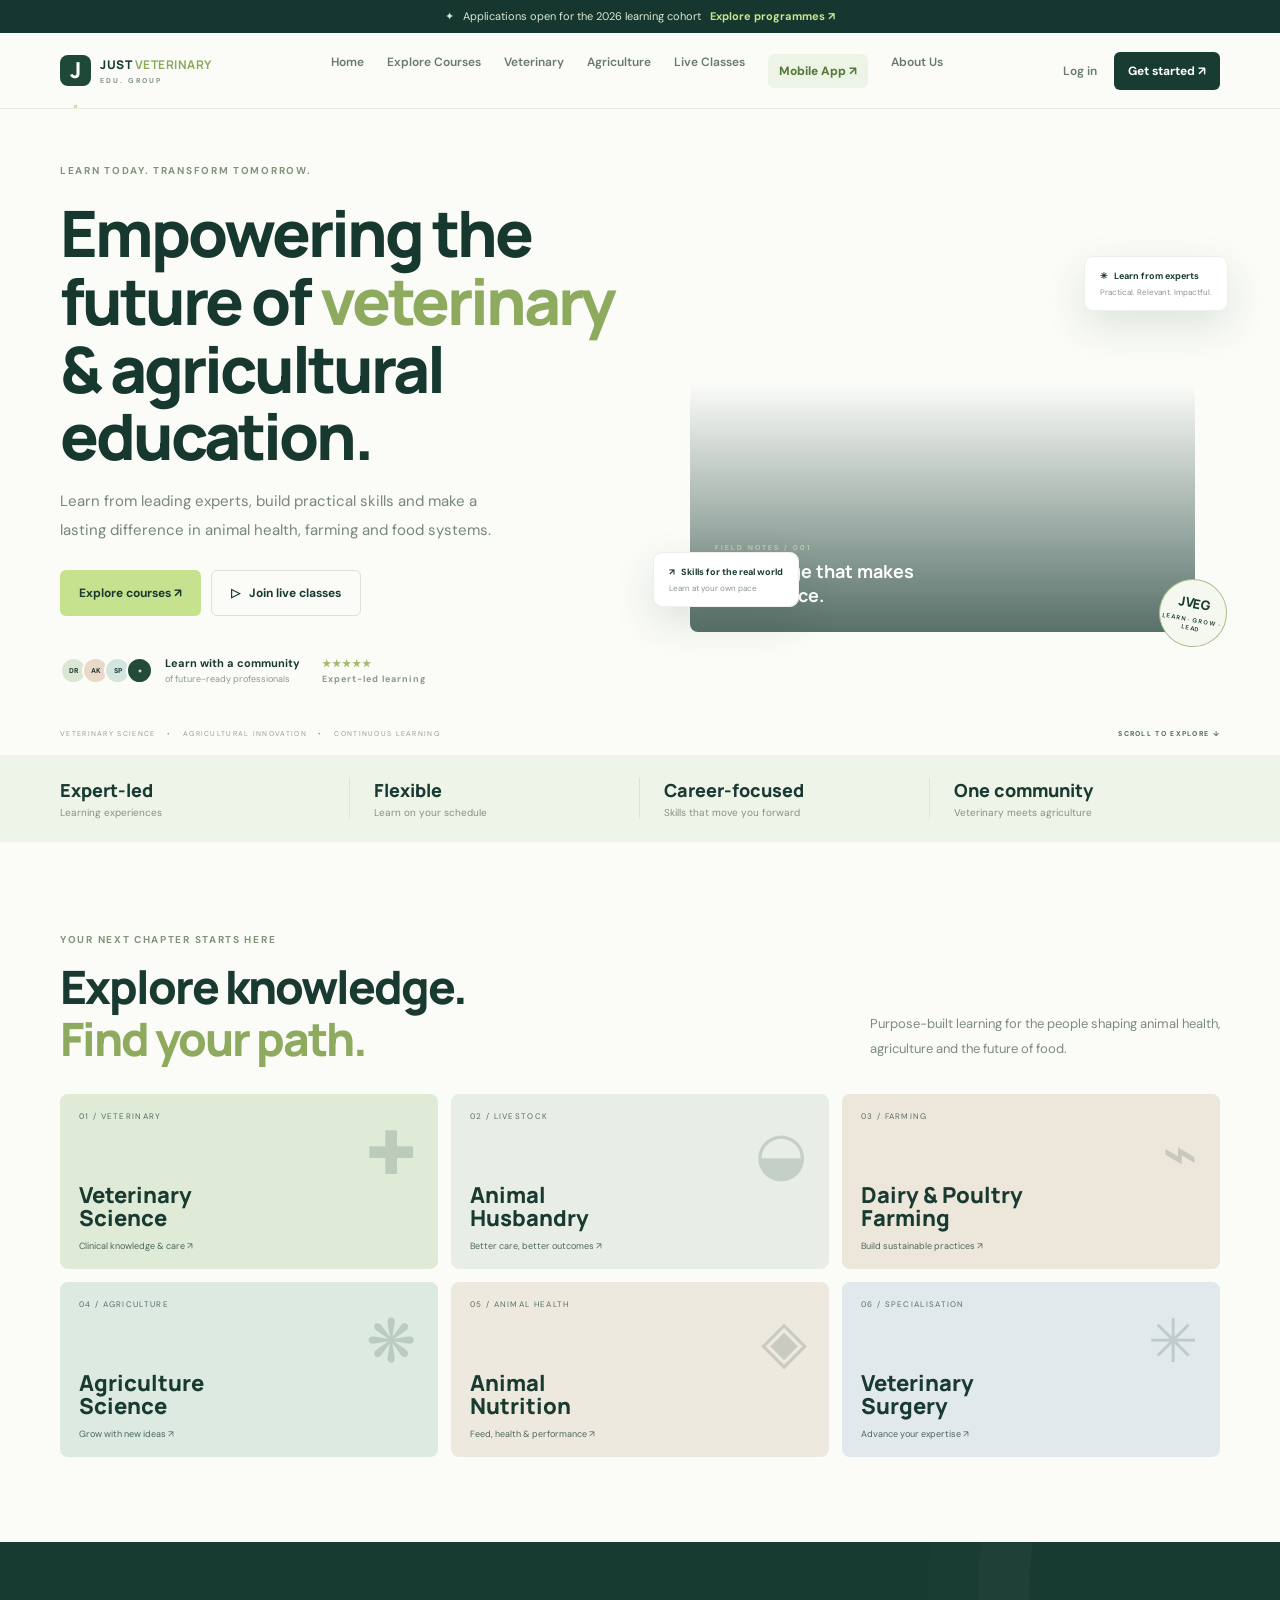
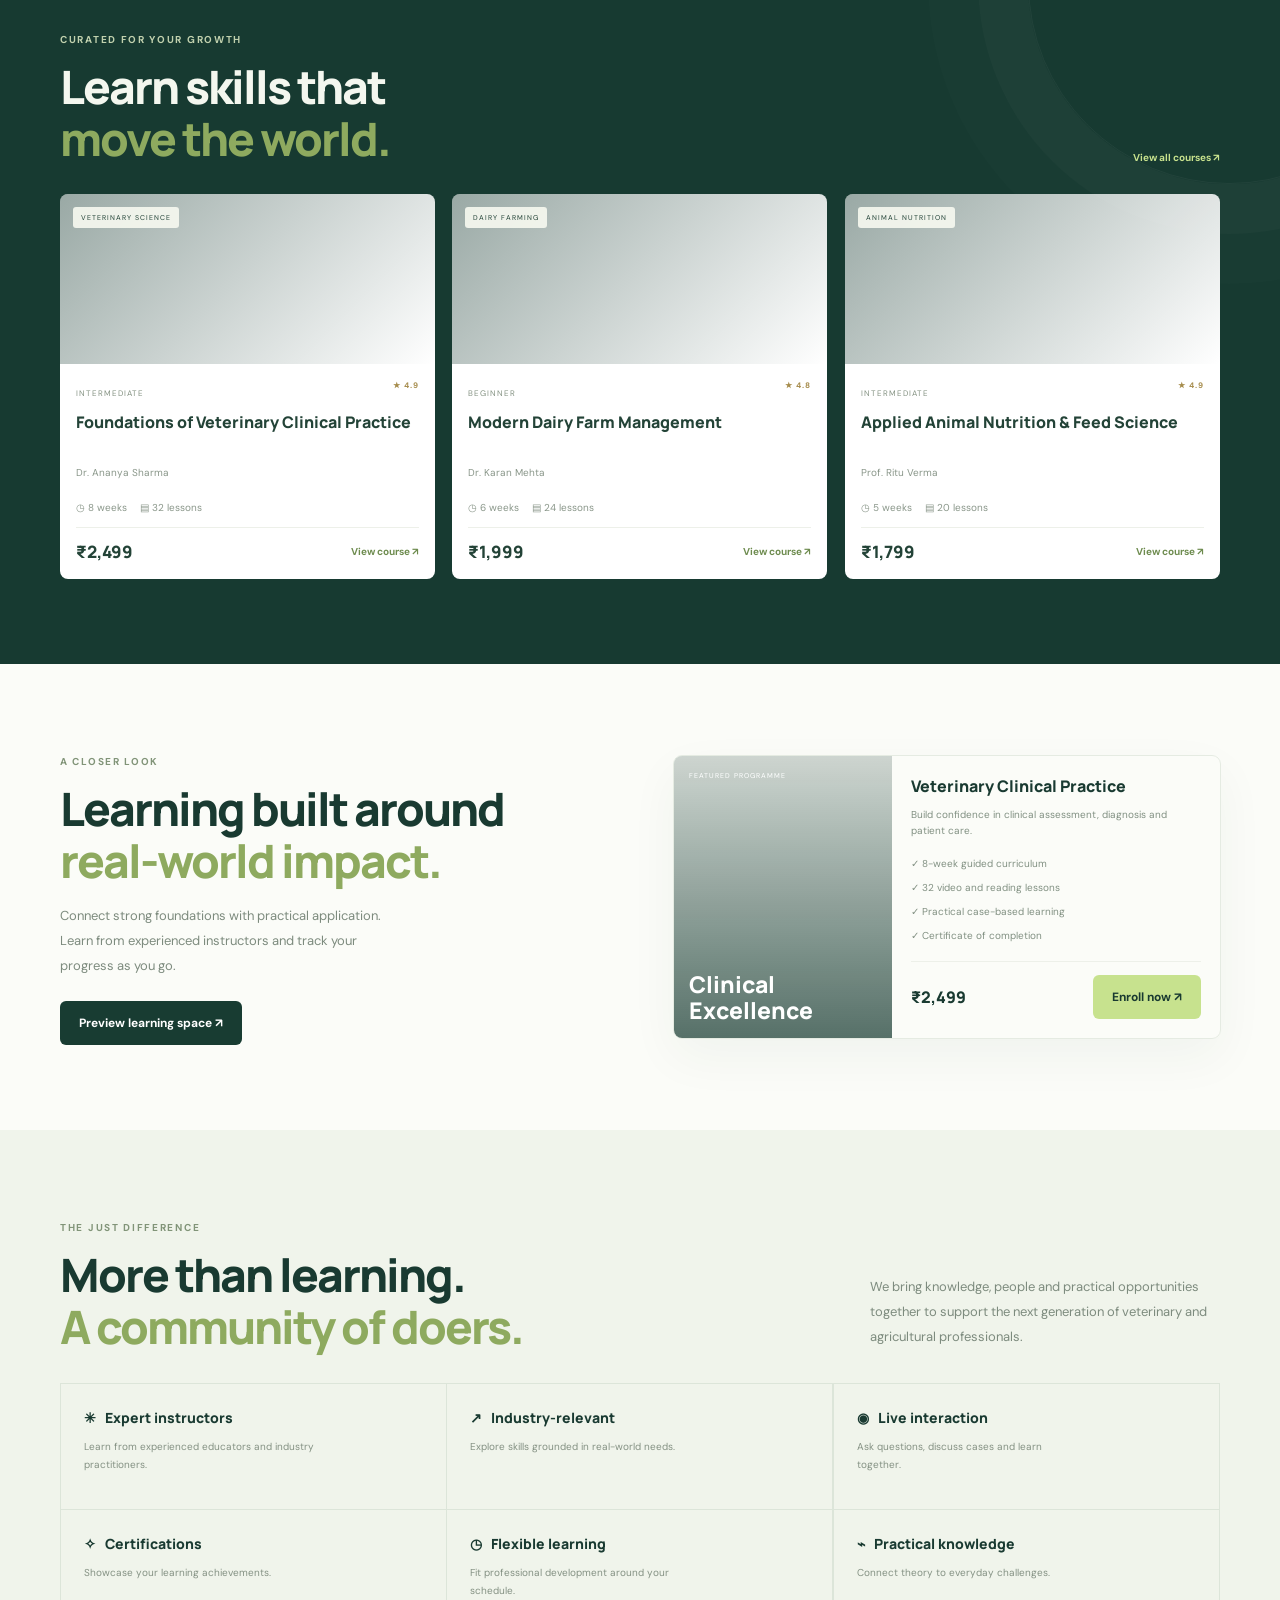
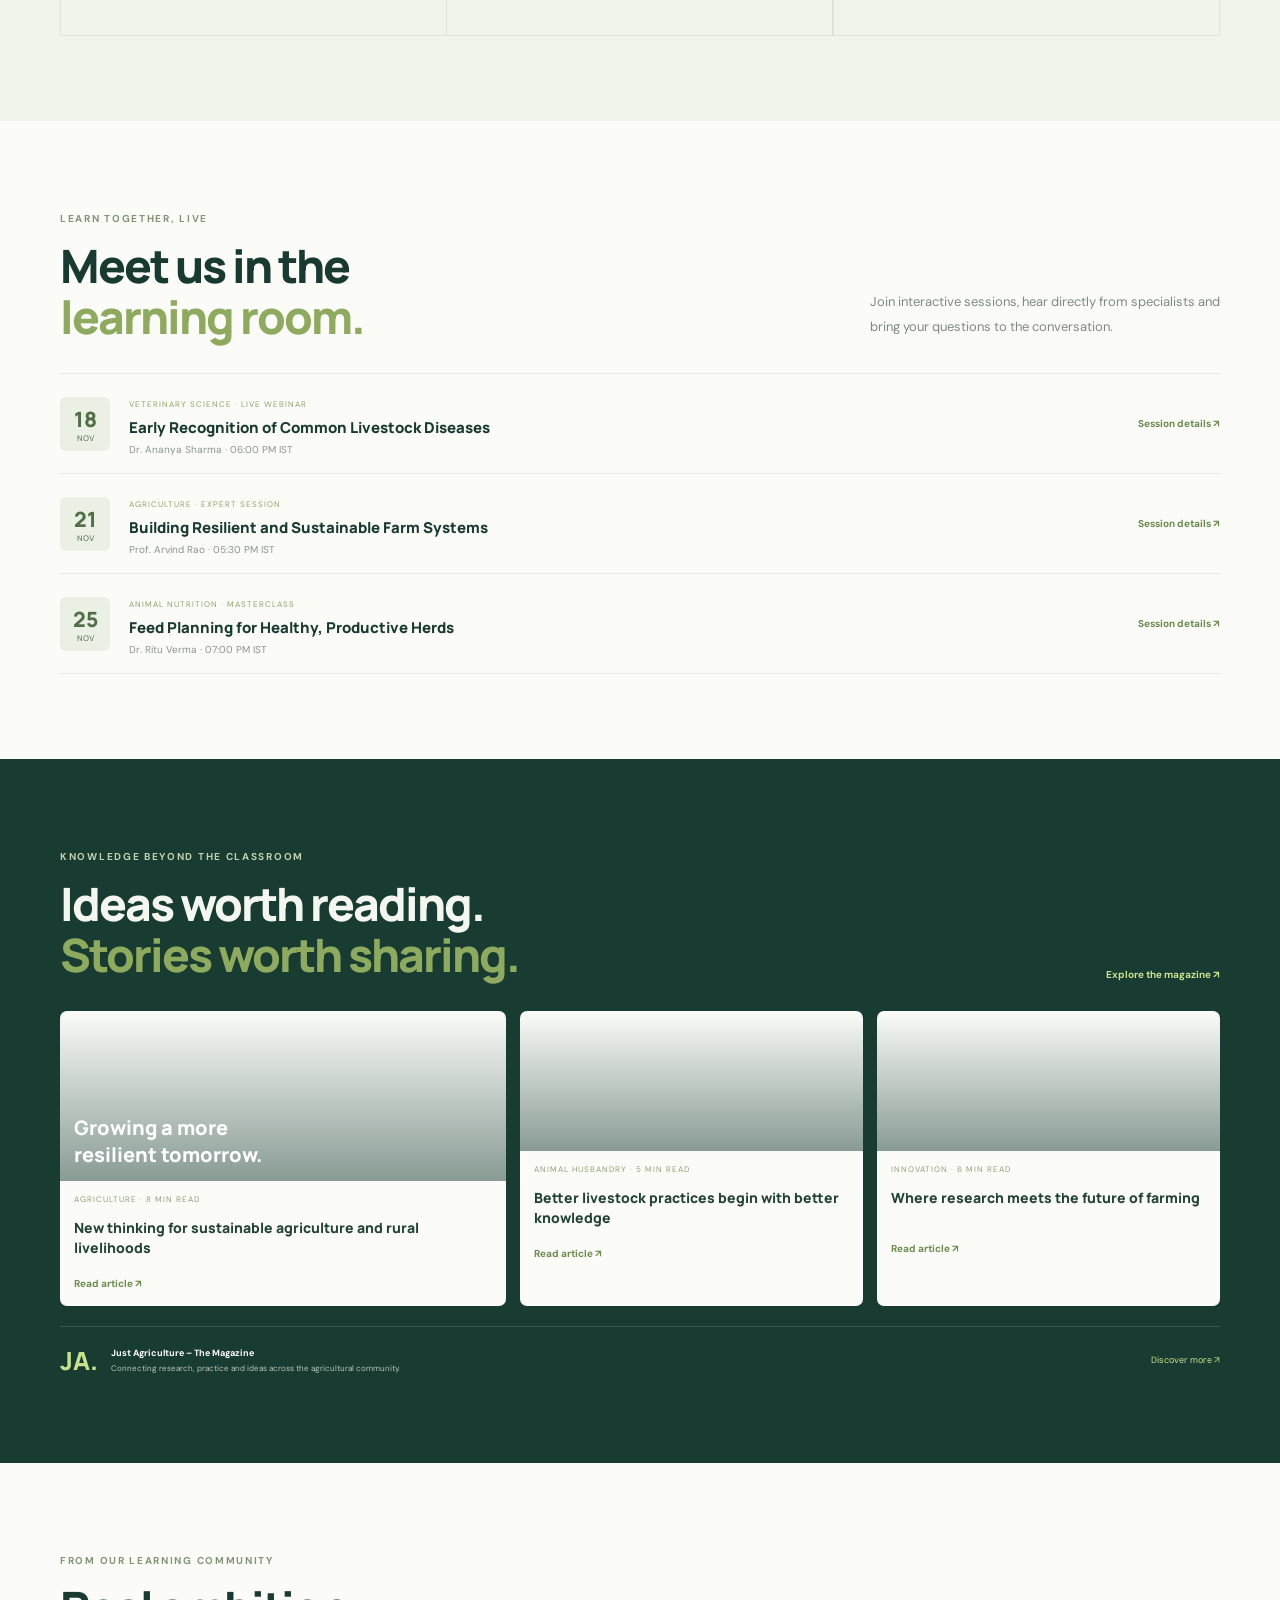
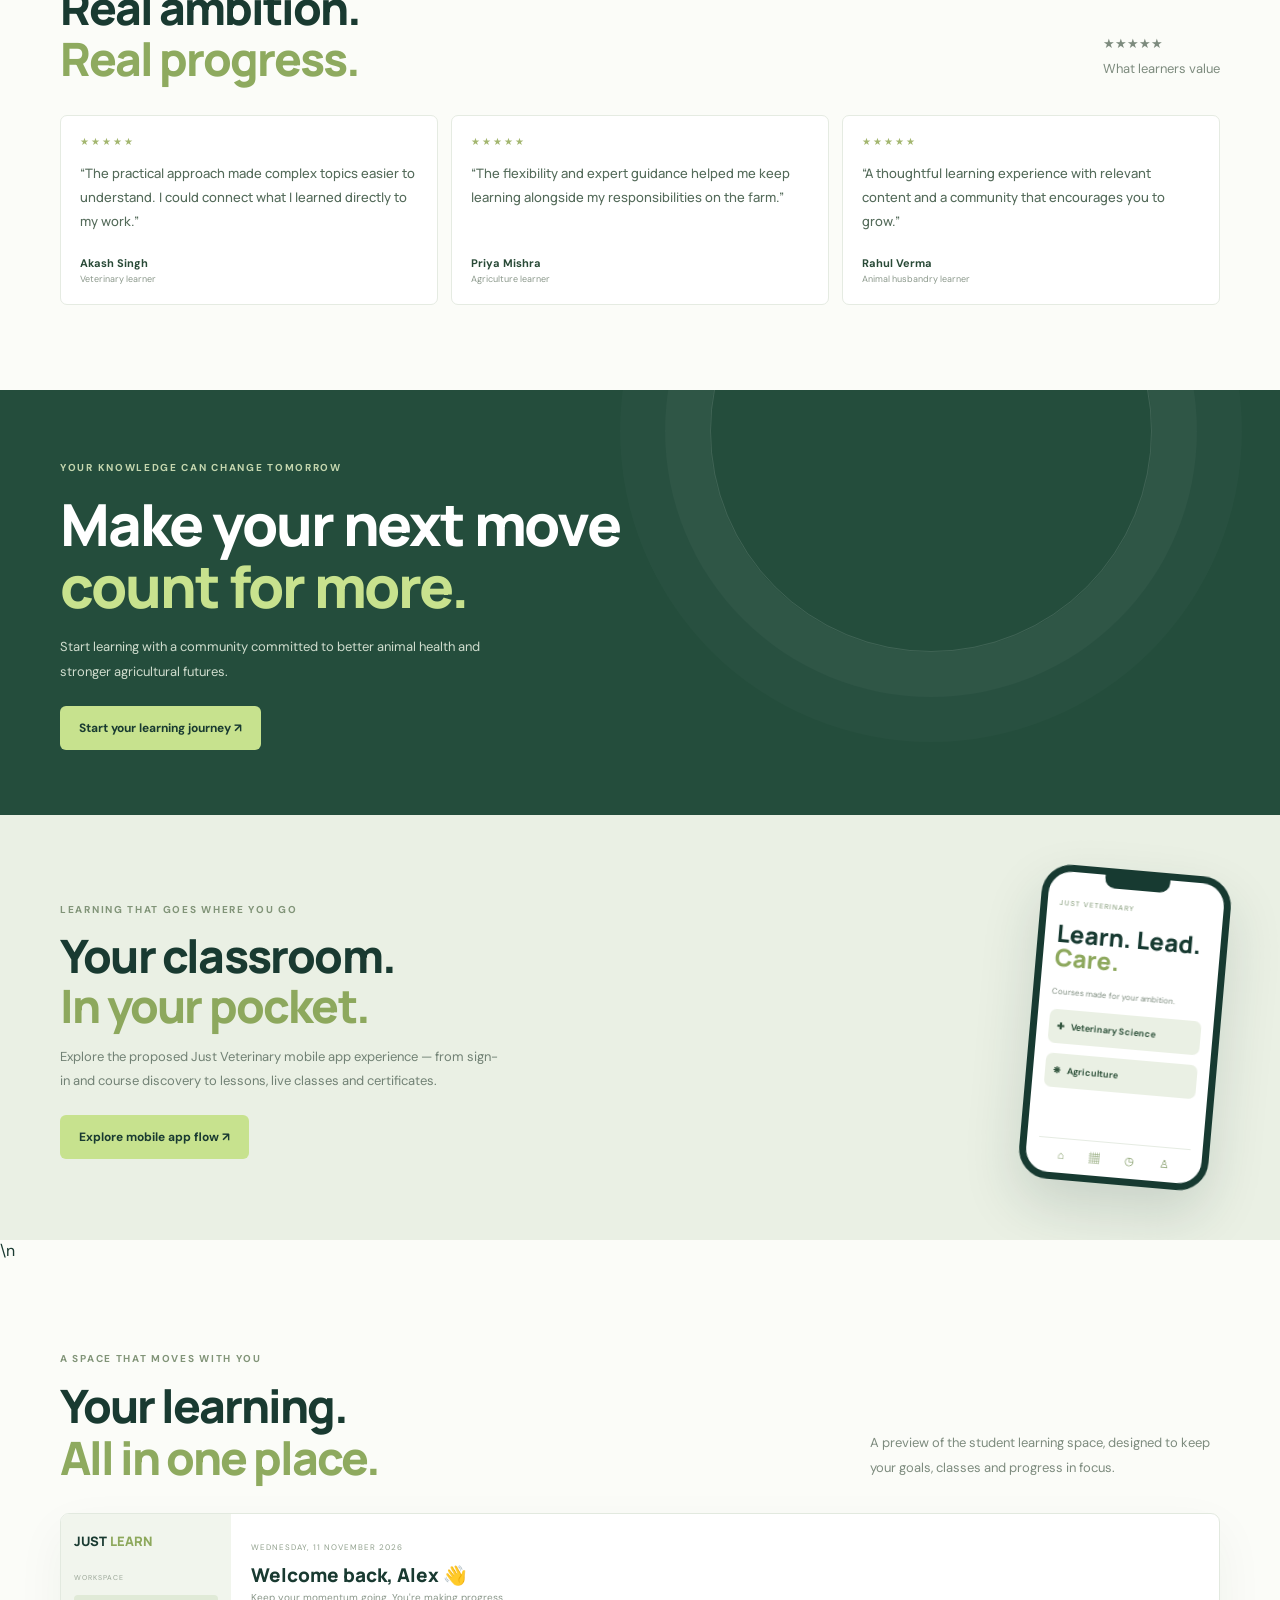
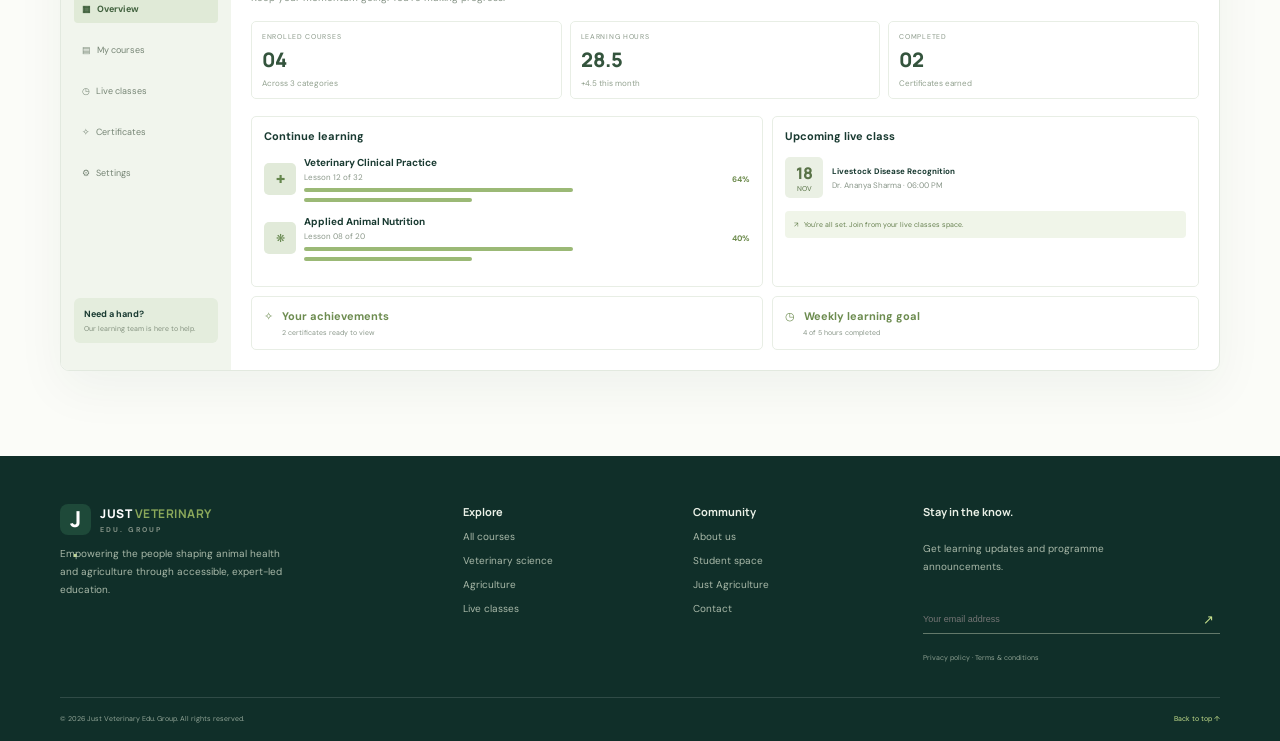
<file: index.html>
<!doctype html>
<html lang="en"><head>
<meta charset="utf-8"><meta name="viewport" content="width=device-width,initial-scale=1">
<meta name="theme-color" content="#15382f"><title>Just Veterinary Edu. Group | Learn. Lead. Care.</title>
<link rel="preconnect" href="https://fonts.googleapis.com"><link rel="preconnect" href="https://fonts.gstatic.com" crossorigin>
<link href="https://fonts.googleapis.com/css2?family=DM+Sans:wght@400;500;600;700&family=Manrope:wght@400;500;600;700;800&display=swap" rel="stylesheet">
<link rel="stylesheet" href="styles.css"></head><body>
<div class="announcement">✦ &nbsp; Applications open for the 2026 learning cohort &nbsp; <a href="#courses">Explore programmes ↗</a></div>
<header class="header"><a class="brand" href="#home"><span class="mark">J<span>.</span></span><span>JUST <b>VETERINARY</b><small>EDU. GROUP</small></span></a>
<input id="menu" type="checkbox"><label class="hamb" for="menu">☰</label>
<nav><a href="#home">Home</a><a href="#courses">Explore Courses</a><a href="#veterinary">Veterinary</a><a href="#agriculture">Agriculture</a><a href="#live">Live Classes</a><a class="mobile-link" href="mobile-app.html">Mobile App ↗</a><a href="#about">About Us</a></nav>
<div class="head-cta"><a href="#student">Log in</a><a class="btn dark" href="#courses">Get started ↗</a></div></header>
<main>
<section class="hero wrap" id="home"><div class="hero-copy"><div class="kicker">LEARN TODAY. TRANSFORM TOMORROW.</div><h1>Empowering the future of <em>veterinary</em> & agricultural education.</h1><p>Learn from leading experts, build practical skills and make a lasting difference in animal health, farming and food systems.</p><div class="actions"><a class="btn lime" href="#courses">Explore courses ↗</a><a class="btn outline" href="#live">▷ &nbsp; Join live classes</a></div><div class="proof"><div class="faces"><i>DR</i><i>AK</i><i>SP</i><i>+</i></div><span><b>Learn with a community</b><small>of future-ready professionals</small></span><strong>★★★★★<small>Expert-led learning</small></strong></div></div>
<div class="hero-visual"><div class="hero-photo"><div class="photo-caption"><small>FIELD NOTES / 001</small><b>Knowledge that makes<br>a difference.</b></div></div><div class="float-card top"><b>✳ &nbsp; Learn from experts</b><small>Practical. Relevant. Impactful.</small></div><div class="float-card bottom"><b>↗ &nbsp; Skills for the real world</b><small>Learn at your own pace</small></div><div class="seal">JVEG<small>LEARN · GROW · LEAD</small></div></div>
<div class="hero-foot">VETERINARY SCIENCE　 •　 AGRICULTURAL INNOVATION　 •　 CONTINUOUS LEARNING <b>SCROLL TO EXPLORE ↓</b></div></section>
<section class="metrics"><div><b>Expert-led</b><small>Learning experiences</small></div><div><b>Flexible</b><small>Learn on your schedule</small></div><div><b>Career-focused</b><small>Skills that move you forward</small></div><div><b>One community</b><small>Veterinary meets agriculture</small></div></section>
<section class="section wrap" id="courses"><div class="heading"><div><label>YOUR NEXT CHAPTER STARTS HERE</label><h2>Explore knowledge.<br><em>Find your path.</em></h2></div><p>Purpose-built learning for the people shaping animal health, agriculture and the future of food.</p></div>
<div class="categories"><a class="category c1" href="#course-list"><small>01 / VETERINARY</small><span>✚</span><b>Veterinary<br>Science</b><i>Clinical knowledge & care ↗</i></a><a class="category c2" href="#course-list"><small>02 / LIVESTOCK</small><span>◒</span><b>Animal<br>Husbandry</b><i>Better care, better outcomes ↗</i></a><a class="category c3" href="#course-list"><small>03 / FARMING</small><span>⌁</span><b>Dairy & Poultry<br>Farming</b><i>Build sustainable practices ↗</i></a><a class="category c4" href="#course-list"><small>04 / AGRICULTURE</small><span>❋</span><b>Agriculture<br>Science</b><i>Grow with new ideas ↗</i></a><a class="category c5" href="#course-list"><small>05 / ANIMAL HEALTH</small><span>◈</span><b>Animal<br>Nutrition</b><i>Feed, health & performance ↗</i></a><a class="category c6" href="#course-list"><small>06 / SPECIALISATION</small><span>✳</span><b>Veterinary<br>Surgery</b><i>Advance your expertise ↗</i></a></div></section>
<section class="dark-section" id="veterinary"><div class="wrap section"><div class="heading light"><div><label>CURATED FOR YOUR GROWTH</label><h2>Learn skills that<br><em>move the world.</em></h2></div><a href="#course-list">View all courses ↗</a></div><div class="courses" id="course-list">
<article class="course"><div class="thumb t1"><span>VETERINARY SCIENCE</span></div><div class="course-content"><small>INTERMEDIATE <b>★ 4.9</b></small><h3>Foundations of Veterinary Clinical Practice</h3><p>Dr. Ananya Sharma</p><footer>◷ 8 weeks　 ▤ 32 lessons</footer><div><b>₹2,499</b><a href="#course-detail">View course ↗</a></div></div></article>
<article class="course"><div class="thumb t2"><span>DAIRY FARMING</span></div><div class="course-content"><small>BEGINNER <b>★ 4.8</b></small><h3>Modern Dairy Farm Management</h3><p>Dr. Karan Mehta</p><footer>◷ 6 weeks　 ▤ 24 lessons</footer><div><b>₹1,999</b><a href="#course-detail">View course ↗</a></div></div></article>
<article class="course"><div class="thumb t3"><span>ANIMAL NUTRITION</span></div><div class="course-content"><small>INTERMEDIATE <b>★ 4.9</b></small><h3>Applied Animal Nutrition & Feed Science</h3><p>Prof. Ritu Verma</p><footer>◷ 5 weeks　 ▤ 20 lessons</footer><div><b>₹1,799</b><a href="#course-detail">View course ↗</a></div></div></article></div></div></section>
<section class="section wrap" id="course-detail"><div class="split"><div><label>A CLOSER LOOK</label><h2>Learning built around<br><em>real-world impact.</em></h2><p>Connect strong foundations with practical application. Learn from experienced instructors and track your progress as you go.</p><a class="btn dark" href="#student">Preview learning space ↗</a></div><article class="detail"><div class="detail-img"><small>FEATURED PROGRAMME</small><b>Clinical<br>Excellence</b></div><div><h3>Veterinary Clinical Practice</h3><p>Build confidence in clinical assessment, diagnosis and patient care.</p><ul><li>✓ 8-week guided curriculum</li><li>✓ 32 video and reading lessons</li><li>✓ Practical case-based learning</li><li>✓ Certificate of completion</li></ul><footer><b>₹2,499</b><a class="btn lime" href="#student">Enroll now ↗</a></footer></div></article></div></section>
<section class="soft" id="about"><div class="wrap section"><div class="heading"><div><label>THE JUST DIFFERENCE</label><h2>More than learning.<br><em>A community of doers.</em></h2></div><p>We bring knowledge, people and practical opportunities together to support the next generation of veterinary and agricultural professionals.</p></div><div class="benefits"><article><b>✳ &nbsp; Expert instructors</b><p>Learn from experienced educators and industry practitioners.</p></article><article><b>↗ &nbsp; Industry-relevant</b><p>Explore skills grounded in real-world needs.</p></article><article><b>◉ &nbsp; Live interaction</b><p>Ask questions, discuss cases and learn together.</p></article><article><b>✧ &nbsp; Certifications</b><p>Showcase your learning achievements.</p></article><article><b>◷ &nbsp; Flexible learning</b><p>Fit professional development around your schedule.</p></article><article><b>⌁ &nbsp; Practical knowledge</b><p>Connect theory to everyday challenges.</p></article></div></div></section>
<section class="section wrap" id="live"><div class="heading"><div><label>LEARN TOGETHER, LIVE</label><h2>Meet us in the<br><em>learning room.</em></h2></div><p>Join interactive sessions, hear directly from specialists and bring your questions to the conversation.</p></div><div class="live-list">
<article><time><b>18</b>NOV</time><div><small>VETERINARY SCIENCE · LIVE WEBINAR</small><h3>Early Recognition of Common Livestock Diseases</h3><p>Dr. Ananya Sharma · 06:00 PM IST</p></div><a href="#student">Session details ↗</a></article>
<article><time><b>21</b>NOV</time><div><small>AGRICULTURE · EXPERT SESSION</small><h3>Building Resilient and Sustainable Farm Systems</h3><p>Prof. Arvind Rao · 05:30 PM IST</p></div><a href="#student">Session details ↗</a></article>
<article><time><b>25</b>NOV</time><div><small>ANIMAL NUTRITION · MASTERCLASS</small><h3>Feed Planning for Healthy, Productive Herds</h3><p>Dr. Ritu Verma · 07:00 PM IST</p></div><a href="#student">Session details ↗</a></article></div></section>
<section class="magazine" id="agriculture"><div class="wrap section"><div class="heading light"><div><label>KNOWLEDGE BEYOND THE CLASSROOM</label><h2>Ideas worth reading.<br><em>Stories worth sharing.</em></h2></div><a href="#magazine">Explore the magazine ↗</a></div><div class="mag-grid"><article class="mag big"><div class="mag-img m1"><b>Growing a more<br>resilient tomorrow.</b></div><small>AGRICULTURE · 8 MIN READ</small><h3>New thinking for sustainable agriculture and rural livelihoods</h3><a href="#magazine">Read article ↗</a></article><article class="mag"><div class="mag-img m2"></div><small>ANIMAL HUSBANDRY · 5 MIN READ</small><h3>Better livestock practices begin with better knowledge</h3><a href="#magazine">Read article ↗</a></article><article class="mag"><div class="mag-img m3"></div><small>INNOVATION · 6 MIN READ</small><h3>Where research meets the future of farming</h3><a href="#magazine">Read article ↗</a></article></div><div class="mag-brand"><b>JA.</b><span><strong>Just Agriculture – The Magazine</strong><small>Connecting research, practice and ideas across the agricultural community.</small></span><a href="#home">Discover more ↗</a></div></div></section>
<section class="section wrap"><div class="heading"><div><label>FROM OUR LEARNING COMMUNITY</label><h2>Real ambition.<br><em>Real progress.</em></h2></div><p>★★★★★<br>What learners value</p></div><div class="quotes"><blockquote>★★★★★<p>“The practical approach made complex topics easier to understand. I could connect what I learned directly to my work.”</p><b>Akash Singh</b><small>Veterinary learner</small></blockquote><blockquote>★★★★★<p>“The flexibility and expert guidance helped me keep learning alongside my responsibilities on the farm.”</p><b>Priya Mishra</b><small>Agriculture learner</small></blockquote><blockquote>★★★★★<p>“A thoughtful learning experience with relevant content and a community that encourages you to grow.”</p><b>Rahul Verma</b><small>Animal husbandry learner</small></blockquote></div></section>
<section class="cta"><div class="wrap"><label>YOUR KNOWLEDGE CAN CHANGE TOMORROW</label><h2>Make your next move<br><em>count for more.</em></h2><p>Start learning with a community committed to better animal health and stronger agricultural futures.</p><a class="btn lime" href="#student">Start your learning journey ↗</a></div></section>
<section class="app-promo"><div class="wrap app-promo-inner"><div><label>LEARNING THAT GOES WHERE YOU GO</label><h2>Your classroom.<br><em>In your pocket.</em></h2><p>Explore the proposed Just Veterinary mobile app experience — from sign-in and course discovery to lessons, live classes and certificates.</p><a class="btn lime" href="mobile-app.html">Explore mobile app flow ↗</a></div><div class="phone-teaser"><div class="phone-screen"><div class="phone-notch"></div><small>JUST VETERINARY</small><b>Learn. Lead.<br><em>Care.</em></b><span>Courses made for your ambition.</span><div class="phone-tile">✚ &nbsp; Veterinary Science</div><div class="phone-tile">❋ &nbsp; Agriculture</div><div class="phone-tab">⌂　　 ▦　　 ◷　　 ♙</div></div></div></div></section>\n<section class="section wrap" id="student"><div class="heading"><div><label>A SPACE THAT MOVES WITH YOU</label><h2>Your learning.<br><em>All in one place.</em></h2></div><p>A preview of the student learning space, designed to keep your goals, classes and progress in focus.</p></div><div class="dashboard"><aside><b>JUST <em>LEARN</em></b><small>WORKSPACE</small><a class="selected" href="#student">▦ &nbsp; Overview</a><a href="#enrolled">▤ &nbsp; My courses</a><a href="#live">◷ &nbsp; Live classes</a><a href="#certificates">✧ &nbsp; Certificates</a><a href="#profile">⚙ &nbsp; Settings</a><p>Need a hand?<small>Our learning team is here to help.</small></p></aside><div class="dash-body"><div class="dash-welcome"><small>WEDNESDAY, 11 NOVEMBER 2026</small><h3>Welcome back, Alex 👋</h3><p>Keep your momentum going. You're making progress.</p></div><div class="stats"><article><small>ENROLLED COURSES</small><b>04</b><i>Across 3 categories</i></article><article><small>LEARNING HOURS</small><b>28.5</b><i>+4.5 this month</i></article><article><small>COMPLETED</small><b>02</b><i>Certificates earned</i></article></div><div class="dash-panels"><article id="enrolled"><b>Continue learning</b><div class="learning"><span>✚</span><div><strong>Veterinary Clinical Practice</strong><small>Lesson 12 of 32</small><hr><hr class="progress"></div><b>64%</b></div><div class="learning"><span>❋</span><div><strong>Applied Animal Nutrition</strong><small>Lesson 08 of 20</small><hr><hr class="progress p40"></div><b>40%</b></div></article><article><b>Upcoming live class</b><div class="event"><time><b>18</b>NOV</time><span><strong>Livestock Disease Recognition</strong><small>Dr. Ananya Sharma · 06:00 PM</small></span></div><p class="reminder">↗ &nbsp; You're all set. Join from your live classes space.</p></article></div><div class="dash-panels lower"><article id="certificates">✧ &nbsp; <b>Your achievements</b><small>2 certificates ready to view</small></article><article id="profile">◷ &nbsp; <b>Weekly learning goal</b><small>4 of 5 hours completed</small></article></div></div></div></section>
</main>
<footer class="footer"><div class="wrap"><div class="footer-grid"><div><a class="brand inverse" href="#home"><span class="mark">J<span>.</span></span><span>JUST <b>VETERINARY</b><small>EDU. GROUP</small></span></a><p>Empowering the people shaping animal health and agriculture through accessible, expert-led education.</p></div><div><b>Explore</b><a href="#courses">All courses</a><a href="#veterinary">Veterinary science</a><a href="#agriculture">Agriculture</a><a href="#live">Live classes</a></div><div><b>Community</b><a href="#about">About us</a><a href="#student">Student space</a><a href="#magazine">Just Agriculture</a><a href="#about">Contact</a></div><div><b>Stay in the know.</b><p>Get learning updates and programme announcements.</p><form><input type="email" placeholder="Your email address"><button type="button">↗</button></form><small>Privacy policy · Terms & conditions</small></div></div><div class="copyright">© 2026 Just Veterinary Edu. Group. All rights reserved. <a href="#home">Back to top ↑</a></div></div></footer>
</body></html>
</file>
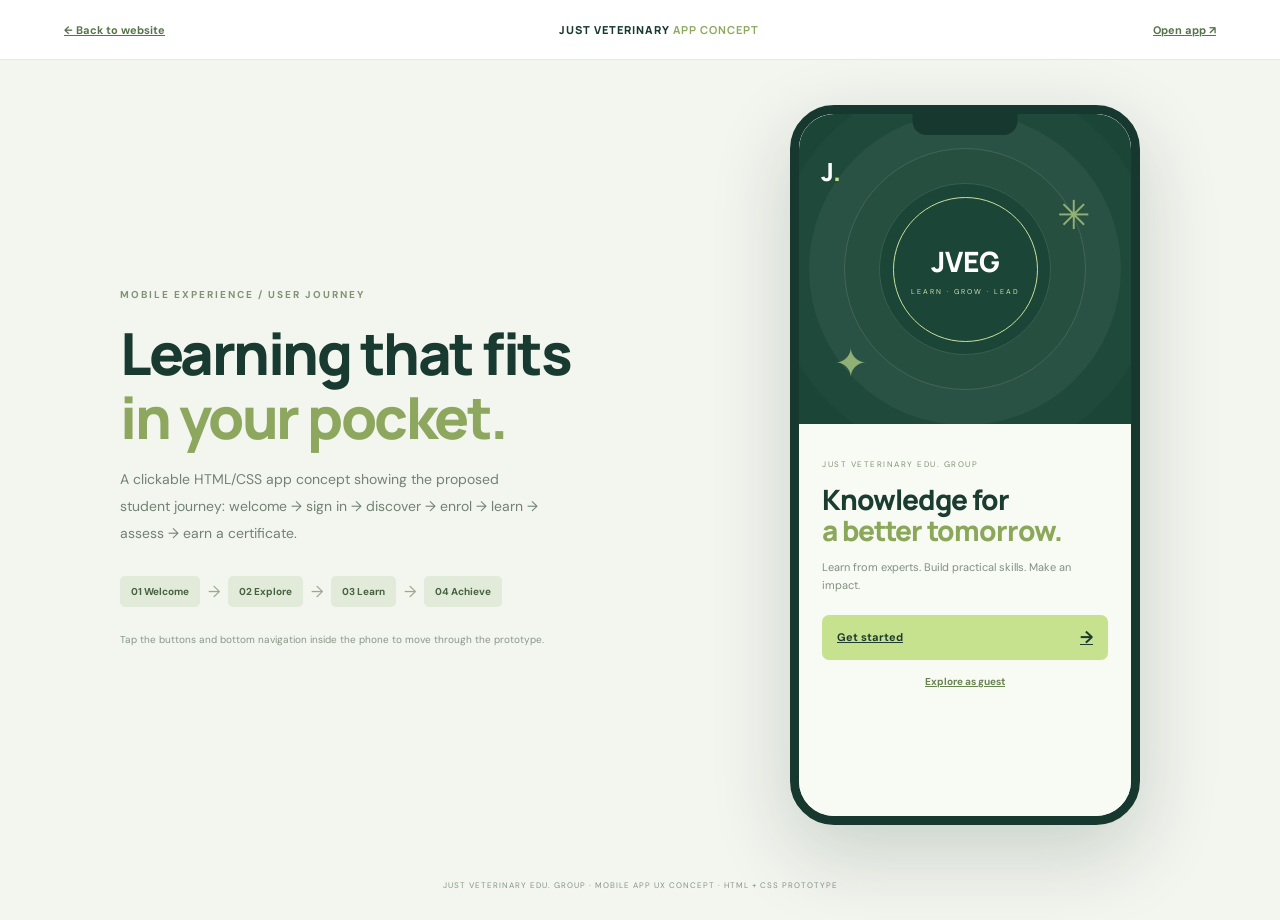
<file: mobile-app.html>
<!doctype html>
<html lang="en"><head><meta charset="utf-8"><meta name="viewport" content="width=device-width,initial-scale=1"><meta name="theme-color" content="#173a31"><title>Just Veterinary | Mobile App Flow</title><link rel="preconnect" href="https://fonts.googleapis.com"><link href="https://fonts.googleapis.com/css2?family=DM+Sans:wght@400;500;600;700&family=Manrope:wght@500;600;700;800&display=swap" rel="stylesheet"><link rel="stylesheet" href="mobile-app.css"></head><body>
<header class="demo-head"><a href="index.html">← Back to website</a><span>JUST VETERINARY <b>APP CONCEPT</b></span><a href="#app-home">Open app ↗</a></header>
<main class="stage">
<div class="flow-copy"><span class="eyebrow">MOBILE EXPERIENCE / USER JOURNEY</span><h1>Learning that fits<br><em>in your pocket.</em></h1><p>A clickable HTML/CSS app concept showing the proposed student journey: welcome → sign in → discover → enrol → learn → assess → earn a certificate.</p><div class="flow-steps"><span>01 Welcome</span><i>→</i><span>02 Explore</span><i>→</i><span>03 Learn</span><i>→</i><span>04 Achieve</span></div><small>Tap the buttons and bottom navigation inside the phone to move through the prototype.</small></div>
<div class="device">
<div class="device-island"></div>
<section class="screen welcome" id="welcome"><div class="welcome-art"><span class="brandmark">J<span>.</span></span><div class="leaf l1">✳</div><div class="leaf l2">✦</div><div class="welcome-circle"><b>JVEG</b><small>LEARN · GROW · LEAD</small></div></div><div class="welcome-copy"><small>JUST VETERINARY EDU. GROUP</small><h2>Knowledge for<br><em>a better tomorrow.</em></h2><p>Learn from experts. Build practical skills. Make an impact.</p><a class="primary" href="#login">Get started <b>→</b></a><a class="text-button" href="#app-home">Explore as guest</a></div></section>
<section class="screen login" id="login"><div class="app-top"><a href="#welcome">‹</a><b>JUST <em>VETERINARY</em></b><span>•••</span></div><div class="login-content"><span class="eyebrow">WELCOME BACK</span><h2>Good to see<br>you again.</h2><p>Sign in to continue your learning journey.</p><label>Email address</label><div class="fake-input">alex@example.com</div><label>Password</label><div class="fake-input">•••••••••• <span>◉</span></div><a class="primary" href="#app-home">Sign in <b>→</b></a><div class="or">OR CONTINUE WITH</div><div class="social">G &nbsp; Google <span>Apple </span></div><small class="fine">Demo screen only — authentication is not connected.</small><a class="text-button" href="#register">Create a new account</a></div></section>
<section class="screen register" id="register"><div class="app-top"><a href="#login">‹</a><b>CREATE ACCOUNT</b><span>•••</span></div><div class="login-content"><span class="eyebrow">START YOUR JOURNEY</span><h2>Let's get<br>you learning.</h2><label>Full name</label><div class="fake-input">Your name</div><label>Email address</label><div class="fake-input">you@example.com</div><label>I am interested in</label><div class="fake-input">Veterinary science　⌄</div><a class="primary" href="#app-home">Create account <b>→</b></a><small class="fine">Sample registration flow for design review.</small></div></section>
<section class="screen app-screen" id="app-home"><div class="app-top"><span class="hello">GOOD MORNING, ALEX ☀</span><a class="avatar" href="#profile">AM</a></div><h2>What will you<br><em>learn today?</em></h2><div class="search">⌕ &nbsp; Search courses, topics...</div><div class="home-feature"><small>FEATURED COURSE</small><b>Veterinary Clinical<br>Practice</b><span>8 weeks · 32 lessons</span><a href="#course">Explore course ↗</a></div><div class="app-section-title"><b>Explore categories</b><a href="#courses">See all</a></div><div class="app-categories"><a href="#courses">✚<b>Veterinary</b></a><a href="#courses">❋<b>Agriculture</b></a><a href="#courses">◒<b>Dairy</b></a></div><div class="app-section-title"><b>Continue learning</b><a href="#learning">View all</a></div><a class="mini-course" href="#lesson"><span>✚</span><span><b>Clinical Practice</b><small>Lesson 12 of 32</small><i><u></u></i></span><strong>64%</strong></a><nav class="tabbar"><a class="chosen" href="#app-home">⌂<small>Home</small></a><a href="#courses">▦<small>Courses</small></a><a href="#learning">▤<small>My learning</small></a><a href="#live-app">◷<small>Live</small></a><a href="#profile">♙<small>Profile</small></a></nav></section>
<section class="screen app-screen" id="courses"><div class="app-top"><a href="#app-home">‹</a><b>EXPLORE COURSES</b><a class="avatar" href="#profile">AM</a></div><h2>Find your next<br><em>skill to master.</em></h2><div class="search">⌕ &nbsp; Search courses...</div><div class="chips"><span>All</span><span>Veterinary</span><span>Agriculture</span></div><a class="list-course" href="#course"><div class="list-img img-vet">✚</div><span><small>VETERINARY · INTERMEDIATE</small><b>Veterinary Clinical Practice</b><i>8 weeks · 32 lessons</i><strong>₹2,499　 ★ 4.9</strong></span></a><a class="list-course" href="#course"><div class="list-img img-dairy">◒</div><span><small>DAIRY · BEGINNER</small><b>Modern Dairy Farm Management</b><i>6 weeks · 24 lessons</i><strong>₹1,999　 ★ 4.8</strong></span></a><a class="list-course" href="#course"><div class="list-img img-agri">❋</div><span><small>NUTRITION · INTERMEDIATE</small><b>Applied Animal Nutrition</b><i>5 weeks · 20 lessons</i><strong>₹1,799　 ★ 4.9</strong></span></a><nav class="tabbar"><a href="#app-home">⌂<small>Home</small></a><a class="chosen" href="#courses">▦<small>Courses</small></a><a href="#learning">▤<small>My learning</small></a><a href="#live-app">◷<small>Live</small></a><a href="#profile">♙<small>Profile</small></a></nav></section>
<section class="screen app-screen" id="course"><div class="app-top"><a href="#courses">‹</a><b>COURSE DETAILS</b><a href="#app-home">♡</a></div><div class="course-hero">✚<small>VETERINARY SCIENCE</small></div><div class="course-detail"><div class="course-rating">★ 4.9 &nbsp; · &nbsp; 1,240 learners</div><h2>Veterinary<br><em>Clinical Practice</em></h2><p>Build confidence in clinical assessment, diagnosis and animal patient care with expert-led lessons.</p><div class="course-facts"><span>◷ <b>8 weeks</b></span><span>▤ <b>32 lessons</b></span><span>✧ <b>Certificate</b></span></div><h3>What you'll learn</h3><p>✓ Clinical examination fundamentals<br>✓ Common conditions and diagnosis<br>✓ Case-based practical knowledge</p><h3>Course instructor</h3><div class="instructor">AS <span><b>Dr. Ananya Sharma</b><small>Veterinary educator</small></span></div><div class="enroll"><b>₹2,499</b><a class="primary" href="#lesson">Enroll now →</a></div></div></section>
<section class="screen app-screen" id="lesson"><div class="app-top"><a href="#course">‹</a><b>YOUR LEARNING</b><a href="#learning">⋯</a></div><div class="video"><span>▶</span><small>LESSON 12 · 08:42</small></div><div class="lesson-content"><small>MODULE 03 · CLINICAL FOUNDATIONS</small><h2>Understanding the<br><em>clinical examination.</em></h2><p>Learn a structured approach to observing and assessing animal patients.</p><div class="lesson-progress"><span>COURSE PROGRESS <b>64%</b></span><i><u></u></i></div><h3>Course curriculum</h3><div class="lesson-item done">✓ &nbsp; Introduction to clinical practice <small>Completed</small></div><div class="lesson-item active">▶ &nbsp; Clinical examination basics <small>Now playing</small></div><div class="lesson-item">🔒 &nbsp; Patient history and observation</div><a class="primary" href="#quiz">Continue to assessment →</a></div></section>
<section class="screen app-screen" id="quiz"><div class="app-top"><a href="#lesson">‹</a><b>QUICK ASSESSMENT</b><span>03 / 10</span></div><div class="quiz-content"><small>MODULE 03 · KNOWLEDGE CHECK</small><div class="quiz-progress"><i></i></div><h2>Test what<br><em>you've learned.</em></h2><p>Which is an important first step in a clinical examination?</p><div class="option">○ &nbsp; Prescribe medication immediately</div><div class="option selected-option">◉ &nbsp; Observe the animal and collect history</div><div class="option">○ &nbsp; Skip physical assessment</div><div class="option">○ &nbsp; Start treatment without evaluation</div><a class="primary" href="#result">Submit answer →</a><small class="fine">Demo assessment interaction — sample answer selected.</small></div></section>
<section class="screen app-screen" id="result"><div class="app-top"><a href="#quiz">‹</a><b>ASSESSMENT RESULT</b><span>✓</span></div><div class="result-content"><div class="result-ring">80%<small>GREAT WORK</small></div><h2>You're making<br><em>real progress.</em></h2><p>You passed this sample knowledge check. Keep building your clinical confidence.</p><div class="result-stat"><span>Correct answers</span><b>8 / 10</b></div><div class="result-stat"><span>Module status</span><b>Completed ✓</b></div><a class="primary" href="#certificate">View certificate →</a><a class="text-button" href="#lesson">Back to learning</a></div></section>
<section class="screen app-screen" id="certificate"><div class="app-top"><a href="#learning">‹</a><b>MY CERTIFICATES</b><a href="#profile">⋯</a></div><div class="certificate"><small>JUST VETERINARY EDU. GROUP</small><div class="cert-seal">JVEG</div><span>CERTIFICATE OF COMPLETION</span><h2>Certificate<br>of Achievement</h2><p>This is proudly presented to</p><b class="cert-name">Alex Morgan</b><p>for successfully completing</p><strong>Veterinary Clinical Practice</strong><small>11 NOVEMBER 2026</small><div class="cert-sign">Academic Programme Team</div></div><a class="primary cert-button" href="#learning">Done →</a></section>
<section class="screen app-screen" id="learning"><div class="app-top"><a href="#app-home">‹</a><b>MY LEARNING</b><a href="#profile">AM</a></div><h2>Your learning,<br><em>your progress.</em></h2><div class="learning-summary"><b>28.5</b><span>learning hours this month<br>You're building a great habit.</span></div><div class="app-section-title"><b>In progress</b><a href="#courses">Discover more</a></div><a class="mini-course" href="#lesson"><span>✚</span><span><b>Veterinary Clinical Practice</b><small>12 of 32 lessons completed</small><i><u></u></i></span><strong>64%</strong></a><a class="mini-course" href="#lesson"><span>❋</span><span><b>Applied Animal Nutrition</b><small>8 of 20 lessons completed</small><i><u style="width:40%"></u></i></span><strong>40%</strong></a><div class="app-section-title"><b>Achievements</b><a href="#certificate">View certificates</a></div><a class="achievement" href="#certificate">✧ &nbsp; Your course certificates <b>2 earned →</b></a><nav class="tabbar"><a href="#app-home">⌂<small>Home</small></a><a href="#courses">▦<small>Courses</small></a><a class="chosen" href="#learning">▤<small>My learning</small></a><a href="#live-app">◷<small>Live</small></a><a href="#profile">♙<small>Profile</small></a></nav></section>
<section class="screen app-screen" id="live-app"><div class="app-top"><a href="#app-home">‹</a><b>LIVE CLASSES</b><a href="#profile">AM</a></div><h2>Learn live.<br><em>Ask anything.</em></h2><div class="live-feature"><small>NEXT LIVE SESSION</small><b>Early Recognition of Common Livestock Diseases</b><span>Dr. Ananya Sharma · 18 Nov · 6:00 PM</span><a href="#live-detail">View session →</a></div><div class="app-section-title"><b>Upcoming sessions</b></div><div class="session-row"><time>21<br><small>NOV</small></time><span><b>Sustainable Farm Systems</b><small>Prof. Arvind Rao · 5:30 PM</small></span></div><div class="session-row"><time>25<br><small>NOV</small></time><span><b>Feed Planning Masterclass</b><small>Dr. Ritu Verma · 7:00 PM</small></span></div><nav class="tabbar"><a href="#app-home">⌂<small>Home</small></a><a href="#courses">▦<small>Courses</small></a><a href="#learning">▤<small>My learning</small></a><a class="chosen" href="#live-app">◷<small>Live</small></a><a href="#profile">♙<small>Profile</small></a></nav></section>
<section class="screen app-screen" id="live-detail"><div class="app-top"><a href="#live-app">‹</a><b>SESSION DETAILS</b><span>♡</span></div><div class="live-cover">◉<small>EXPERT LIVE SESSION</small></div><div class="live-detail-content"><small>VETERINARY SCIENCE · WEBINAR</small><h2>Early Recognition of Common Livestock Diseases</h2><p>Join Dr. Ananya Sharma for an expert-led discussion and practical Q&A.</p><div class="session-info">📅 &nbsp; 18 November 2026<br>◷ &nbsp; 06:00 PM – 07:00 PM IST<br>♙ &nbsp; Dr. Ananya Sharma</div><a class="primary" href="#live-app">Set reminder ✓</a><small class="fine">Live meeting provider integration required for actual joining.</small></div></section>
<section class="screen app-screen" id="profile"><div class="app-top"><a href="#app-home">‹</a><b>MY PROFILE</b><span>⚙</span></div><div class="profile-head"><div>AM</div><h2>Alex Morgan</h2><p>Student member · Joined 2026</p></div><div class="profile-menu"><a href="#learning">▤ &nbsp; My learning <b>→</b></a><a href="#certificate">✧ &nbsp; Certificates <b>→</b></a><a href="#live-app">◷ &nbsp; Live class reminders <b>→</b></a><a href="#profile">♙ &nbsp; Personal information <b>→</b></a><a href="#profile">⚙ &nbsp; App settings <b>→</b></a><a href="#welcome">↪ &nbsp; Sign out <b>→</b></a></div><nav class="tabbar"><a href="#app-home">⌂<small>Home</small></a><a href="#courses">▦<small>Courses</small></a><a href="#learning">▤<small>My learning</small></a><a href="#live-app">◷<small>Live</small></a><a class="chosen" href="#profile">♙<small>Profile</small></a></nav></section>
</div></main><footer class="demo-footer">JUST VETERINARY EDU. GROUP · MOBILE APP UX CONCEPT · HTML + CSS PROTOTYPE</footer>
</body></html>
</file>
<file: styles.css>
*{box-sizing:border-box}html{scroll-behavior:smooth;scroll-padding-top:85px}body{margin:0;background:#fbfcf8;color:#193a31;font:15px 'DM Sans',sans-serif}a{color:inherit;text-decoration:none}.wrap{width:min(1160px,calc(100% - 56px));margin:auto}.announcement{height:33px;background:#15372f;color:#d9e7d2;text-align:center;font-size:10px;padding:9px}.announcement a{color:#c9e58d;font-weight:700}.header{height:76px;display:flex;align-items:center;justify-content:space-between;padding:0 max(28px,calc((100% - 1160px)/2));background:#fbfcf8;position:sticky;top:0;z-index:9;border-bottom:1px solid #e7ede5}.brand{display:flex;align-items:center;gap:9px;font:800 12px Manrope;letter-spacing:.5px}.brand b{color:#8ba85a}.brand small{display:block;font:700 7px 'DM Sans';letter-spacing:2px;color:#829185;margin-top:3px}.mark{width:31px;height:31px;border-radius:8px;background:#1e4939;color:white;display:grid;place-items:center;font:800 22px Manrope}.mark span{color:#c6e28e}.header nav{display:flex;gap:23px}.header nav a,.head-cta>a:first-child{font-size:10px;font-weight:600;color:#68796e}.header nav a:hover{color:#89a65a}.header nav a.mobile-link{color:#55783d;font-weight:800;background:#edf4e5;padding:9px 11px;border-radius:6px;transition:.25s}.header nav a.mobile-link:hover{background:#dcebcf;transform:translateY(-2px)}.head-cta{display:flex;align-items:center;gap:17px}.btn{display:inline-flex;align-items:center;justify-content:center;padding:13px 17px;border-radius:6px;font-size:10px;font-weight:700;transition:.25s}.btn:hover{transform:translateY(-3px);box-shadow:0 9px 22px #183c3020}.dark{background:#183c32;color:white}.lime{background:#c7e28e;color:#193a31}.outline{border:1px solid #d9e3d7}.header .btn{padding:11px 14px}#menu{display:none}.hamb{display:none}.hero{min-height:580px;display:grid;grid-template-columns:1fr 1fr;gap:50px;align-items:center;position:relative;padding-top:55px;padding-bottom:70px}.kicker,label{font-size:9px;letter-spacing:1.8px;font-weight:700;color:#819478}.hero h1{font:800 clamp(42px,5vw,65px)/1.06 Manrope;letter-spacing:-3px;margin:22px 0 17px;color:#17382f}.hero h1 em,h2 em{font-style:normal;color:#8eaa5f}.hero-copy>p{font-size:13px;line-height:1.85;color:#77877b;max-width:460px}.actions{display:flex;gap:10px;margin-top:26px}.proof{display:flex;align-items:center;gap:12px;margin-top:40px}.faces{display:flex;padding-left:5px}.faces i{font-style:normal;margin-left:-5px;width:27px;height:27px;border:2px solid #fbfcf8;border-radius:50%;display:grid;place-items:center;background:#dbe7d2;font-size:7px;font-weight:700}.faces i:nth-child(2){background:#ead9c8}.faces i:nth-child(3){background:#d4e4df}.faces i:nth-child(4){background:#234b3a;color:white}.proof span b,.proof span small,.proof strong small{display:block}.proof span b{font-size:9px}.proof span small,.proof strong small{font-size:8px;color:#8b988d;margin-top:3px}.proof strong{margin-left:10px;color:#a5b96d;font-size:10px;letter-spacing:1px}.hero-visual{height:445px;position:relative}.hero-photo{position:absolute;inset:0 25px 15px;border-radius:48% 48% 8px 8px;overflow:hidden;background:linear-gradient(0deg,#173a31b8,transparent 58%),url('https://images.unsplash.com/photo-1516467508483-a7212febe31a?auto=format&fit=crop&w=1100&q=85') center/cover;animation:reveal .9s ease both}.photo-caption{position:absolute;bottom:25px;left:25px;color:white}.photo-caption small{display:block;font-size:7px;letter-spacing:2px;color:#d4e2c1;margin-bottom:7px}.photo-caption b{font:700 18px Manrope}.float-card{position:absolute;background:white;border:1px solid #edf1e9;box-shadow:0 15px 40px #173b2b20;padding:13px 15px;border-radius:9px;animation:float 5s ease-in-out infinite}.float-card b,.float-card small{display:block}.float-card b{font-size:9px}.float-card small{font-size:8px;color:#8a978b;margin-top:5px}.top{right:-8px;top:54px}.bottom{left:-12px;bottom:40px;animation-delay:-2s}.seal{position:absolute;right:-7px;bottom:0;width:68px;height:68px;border:1px solid #aabe8d;background:#f5f8ee;border-radius:50%;display:grid;place-content:center;text-align:center;font:800 13px Manrope;transform:rotate(10deg)}.seal small{font:600 6px 'DM Sans';letter-spacing:1px;margin-top:4px}.hero-foot{position:absolute;bottom:16px;left:0;right:0;font-size:7px;letter-spacing:1.3px;color:#91a08f}.hero-foot b{float:right;color:#526d55}.metrics{background:#eff4e9;padding:23px max(28px,calc((100% - 1160px)/2));display:grid;grid-template-columns:repeat(4,1fr)}.metrics div{padding-left:24px;border-right:1px solid #dce5d8}.metrics div:first-child{padding-left:0}.metrics div:last-child{border:0}.metrics b,.metrics small{display:block}.metrics b{font:800 16px Manrope}.metrics small{font-size:9px;color:#849284;margin-top:4px}.section{padding-top:85px;padding-bottom:85px}.heading{display:flex;justify-content:space-between;align-items:end;gap:35px;margin-bottom:30px}.heading h2,.split h2{font:800 clamp(32px,4vw,46px)/1.12 Manrope;letter-spacing:-2px;margin:13px 0 0}.heading>p,.split>div>p{font-size:11px;line-height:1.85;color:#7d8b7e;max-width:350px;margin:0 0 3px}.categories{display:grid;grid-template-columns:repeat(3,1fr);gap:13px}.category{height:175px;border-radius:8px;padding:17px 19px;display:flex;flex-direction:column;position:relative;overflow:hidden;transition:.3s}.category:hover{transform:translateY(-6px);box-shadow:0 18px 35px #1a3e291a}.category small{font-size:7px;letter-spacing:1.3px;opacity:.7}.category span{position:absolute;right:22px;top:20px;font-size:60px;opacity:.17;transition:.4s}.category:hover span{transform:rotate(18deg) scale(1.18)}.category b{font:800 20px/1.08 Manrope;margin-top:auto}.category i{font-style:normal;font-size:8px;margin-top:9px;opacity:.75}.c1{background:#dfead7}.c2{background:#e8eee5}.c3{background:#ece7da}.c4{background:#dceae1}.c5{background:#eee9de}.c6{background:#e2e9ed}.dark-section,.magazine{background:#173a31;color:white;position:relative;overflow:hidden}.dark-section:after{content:'';position:absolute;width:400px;height:400px;border:1px solid #ffffff0c;border-radius:50%;right:-150px;top:-160px;box-shadow:0 0 0 50px #ffffff05,0 0 0 100px #ffffff03;pointer-events:none}.light h2{color:#f4f7ef}.light label{color:#c1d1ae}.light>a{font-size:10px;color:#c9e38e;font-weight:700}.courses{display:grid;grid-template-columns:repeat(3,1fr);gap:17px}.course{background:white;color:#234337;border-radius:8px;overflow:hidden;transition:.35s}.course:hover{transform:translateY(-7px);box-shadow:0 20px 40px #061b1570}.thumb{height:170px;background-size:cover;background-position:center;position:relative}.thumb:after{content:'';position:absolute;inset:0;background:linear-gradient(135deg,#183b3270,transparent)}.thumb span{position:absolute;z-index:1;top:13px;left:13px;background:#f7f9f0e8;padding:6px 8px;border-radius:3px;font-size:7px;letter-spacing:1px}.t1{background-image:url('https://images.unsplash.com/photo-1530268729831-4b0b9e170218?auto=format&fit=crop&w=900&q=80')}.t2{background-image:url('https://images.unsplash.com/photo-1527153857715-3908f2nar8e?auto=format&fit=crop&w=900&q=80')}.t3{background-image:url('https://images.unsplash.com/photo-1500382017468-9049fed747ef?auto=format&fit=crop&w=900&q=80')}.course-content{padding:16px}.course-content>small{font-size:7px;color:#849282;letter-spacing:1px}.course-content>small b{float:right;color:#a68c4c}.course h3{font:800 14px/1.35 Manrope;min-height:38px;margin:11px 0 6px}.course p,.course footer{font-size:8px;color:#899689}.course footer{border-bottom:1px solid #edf0e9;padding:12px 0}.course-content>div:last-child{display:flex;justify-content:space-between;align-items:center;padding-top:12px}.course-content>div:last-child b{font:800 15px Manrope}.course-content>div:last-child a{font-size:9px;color:#6d8b4e;font-weight:700}.split{display:grid;grid-template-columns:1fr 1fr;align-items:center;gap:65px}.split>div>p{margin:18px 0 23px}.detail{display:grid;grid-template-columns:.8fr 1.2fr;border:1px solid #e5ebe2;border-radius:9px;overflow:hidden;box-shadow:0 18px 50px #1c44200c}.detail-img{min-height:270px;background:linear-gradient(0deg,#173b31b8,#173b3133),url('https://images.unsplash.com/photo-1516467508483-a7212febe31a?auto=format&fit=crop&w=700&q=80') center/cover;color:white;padding:15px;display:flex;flex-direction:column;justify-content:space-between}.detail-img small{font-size:7px;letter-spacing:1px}.detail-img b{font:800 23px/1.1 Manrope}.detail>div:last-child{padding:19px}.detail h3{font:800 14px Manrope;margin:0}.detail p,.detail li{font-size:8px;line-height:1.6;color:#819082}.detail ul{padding:0;list-style:none;display:grid;gap:8px;margin:17px 0}.detail footer{border-top:1px solid #edf0e9;padding-top:13px;display:flex;align-items:center;justify-content:space-between}.detail footer>b{font:800 16px Manrope}.soft{background:#f0f4eb}.benefits{display:grid;grid-template-columns:repeat(3,1fr);gap:1px;background:#dce5d9;border:1px solid #dce5d9}.benefits article{background:#f0f4eb;padding:23px;min-height:125px;transition:.2s}.benefits article:hover{background:#e4eddd}.benefits b{font:800 12px Manrope}.benefits p{font-size:9px;line-height:1.7;color:#849183;max-width:230px}.live-list{border-top:1px solid #e4eae1}.live-list article{display:flex;align-items:center;gap:19px;padding:17px 0;border-bottom:1px solid #e4eae1;transition:.2s}.live-list article:hover{padding-left:8px}.live-list time{width:50px;height:54px;display:grid;place-content:center;text-align:center;background:#eaf0e4;border-radius:6px;color:#526e47;font-size:8px}.live-list time b{font:800 21px Manrope}.live-list article>div{flex:1}.live-list article small{font-size:7px;letter-spacing:1px;color:#8ba36a}.live-list h3{font:800 13px Manrope;margin:5px 0}.live-list p{font-size:8px;color:#899689;margin:0}.live-list article>a{font-size:9px;font-weight:700;color:#69884c}.magazine{background:#193c32}.mag-grid{display:grid;grid-template-columns:1.3fr 1fr 1fr;gap:14px}.mag{background:#fbfcf8;color:#234337;border-radius:7px;overflow:hidden;padding-bottom:14px}.mag-img{height:140px;background-size:cover;background-position:center;position:relative}.mag-img:after{content:'';position:absolute;inset:0;background:linear-gradient(0deg,#173a3180,transparent)}.mag-img b{position:absolute;z-index:1;left:14px;bottom:13px;color:white;font:800 20px Manrope}.m1{height:170px;background-image:url('https://images.unsplash.com/photo-1500382017468-9049fed747ef?auto=format&fit=crop&w=900&q=80')}.m2{background-image:url('https://images.unsplash.com/photo-1527153857715-3908f2nar8e?auto=format&fit=crop&w=800&q=80')}.m3{background-image:url('https://images.unsplash.com/photo-1499529112087-3cb3b73cec95?auto=format&fit=crop&w=800&q=80')}.mag>small,.mag h3,.mag>a{margin-left:14px;margin-right:14px}.mag>small{display:block;font-size:7px;color:#8da178;letter-spacing:1px;margin-top:13px}.mag h3{font:800 12px/1.4 Manrope;min-height:34px}.mag>a{font-size:8px;color:#6c8b4e;font-weight:700}.mag-brand{display:flex;align-items:center;gap:13px;border-top:1px solid #ffffff24;margin-top:20px;padding-top:16px}.mag-brand>b{font:800 25px Manrope;color:#c8e28e}.mag-brand span{flex:1}.mag-brand strong,.mag-brand small{display:block}.mag-brand strong{font-size:9px}.mag-brand small{font-size:8px;color:#b7c6b7;margin-top:4px}.mag-brand>a{font-size:9px;color:#c8e28e}.quotes{display:grid;grid-template-columns:repeat(3,1fr);gap:13px}.quotes blockquote{margin:0;padding:19px;border:1px solid #e5ebe2;border-radius:7px;background:white;color:#a3b66f;font-size:10px;letter-spacing:2px}.quotes p{font:500 11px/1.8 Manrope;color:#536a59;letter-spacing:0;min-height:82px}.quotes b,.quotes small{display:block;letter-spacing:0}.quotes b{font-size:9px;color:#294a37}.quotes small{font-size:8px;color:#8b988b;margin-top:3px}.cta{background:#244d3c;color:white;overflow:hidden;position:relative}.cta:after{content:'';position:absolute;width:440px;height:440px;border:1px solid #ffffff20;border-radius:50%;right:10%;top:-180px;box-shadow:0 0 0 45px #ffffff08,0 0 0 90px #ffffff05}.cta .wrap{padding-top:65px;padding-bottom:65px;position:relative;z-index:1}.cta label{color:#c5d7af}.cta h2{font:800 clamp(38px,5vw,58px)/1.08 Manrope;letter-spacing:-2px;margin:17px 0}.cta h2 em{color:#c8e28e}.cta p{font-size:11px;line-height:1.8;color:#d0ddce;max-width:420px;margin-bottom:22px}.dashboard{display:grid;grid-template-columns:170px 1fr;border:1px solid #e2e9df;border-radius:9px;overflow:hidden;box-shadow:0 18px 50px #183c300d;background:white}.dashboard aside{background:#f1f5ed;padding:18px 13px;display:flex;flex-direction:column;gap:13px}.dashboard aside>b{font:800 13px Manrope}.dashboard aside em{color:#8da85c;font-style:normal}.dashboard aside>small{font-size:7px;letter-spacing:1px;color:#9aa697;margin-top:10px}.dashboard aside>a{font-size:9px;color:#768575;padding:8px;border-radius:4px}.dashboard aside>a.selected{background:#e0ead7;color:#41613e;font-weight:700}.dashboard aside p{margin-top:auto;background:#e4eddd;padding:10px;border-radius:6px;font-size:9px;font-weight:700}.dashboard aside p small{display:block;font-size:7px;font-weight:400;color:#83917f;margin-top:4px}.dash-body{padding:20px}.dash-welcome>small{font-size:7px;letter-spacing:1px;color:#91a08d}.dash-welcome h3{font:800 17px Manrope;margin:7px 0 3px}.dash-welcome p{font-size:8px;color:#8a978a;margin:0}.stats{display:grid;grid-template-columns:repeat(3,1fr);gap:8px;margin:17px 0}.stats article{border:1px solid #e8eee5;padding:10px;border-radius:5px}.stats small,.stats b,.stats i{display:block}.stats small{font-size:6px;letter-spacing:.7px;color:#8a9989}.stats b{font:800 20px Manrope;margin:5px 0;color:#34543d}.stats i{font-style:normal;font-size:7px;color:#91a08e}.dash-panels{display:grid;grid-template-columns:1.2fr 1fr;gap:9px}.dash-panels article{border:1px solid #e8eee5;border-radius:5px;padding:12px;font-size:9px}.learning{display:flex;align-items:center;gap:8px;margin:13px 0}.learning>span{width:32px;height:32px;background:#e1ead9;border-radius:5px;display:grid;place-items:center;color:#64864c}.learning>div{flex:1}.learning strong,.learning small{display:block}.learning strong{font-size:8px}.learning small{font-size:7px;color:#8b988a;margin-top:3px}.learning hr{border:0;height:4px;border-radius:4px;background:#9bb976;margin:6px 0 0;width:64%}.learning hr.progress{width:40%;background:#9bb976}.learning>b{font-size:8px;color:#6d8b4d}.event{display:flex;align-items:center;gap:9px;margin-top:14px}.event time{width:38px;height:41px;background:#eaf0e4;border-radius:5px;display:grid;place-content:center;text-align:center;font-size:7px;color:#597347}.event time b{font:800 16px Manrope}.event span strong,.event span small{display:block}.event span strong{font-size:8px}.event span small{font-size:7px;color:#899689;margin-top:4px}.reminder{background:#f0f5e9;color:#647f4d;padding:9px;border-radius:4px;font-size:7px;margin-top:13px}.lower{margin-top:9px}.lower article{color:#6d8c50}.lower article small{display:block;color:#899689;margin:5px 0 0 18px;font-size:7px}.footer{background:#102f29;color:#eaf1e7;padding:48px 0 18px}.footer-grid{display:grid;grid-template-columns:1.5fr .8fr .8fr 1.2fr;gap:32px;padding-bottom:35px}.inverse{color:white}.footer-grid p{font-size:9px;line-height:1.8;color:#a9b9a9;max-width:230px}.footer-grid>div:not(:first-child){display:flex;flex-direction:column;gap:11px}.footer-grid>div>b{font:700 11px Manrope}.footer-grid>div>a:not(.brand){font-size:9px;color:#a9b9a9}.footer form{display:flex;border-bottom:1px solid #63796a;margin:8px 0}.footer input{flex:1;min-width:0;background:transparent;border:0;outline:0;padding:9px 0;color:white;font-size:9px}.footer form button{background:none;border:0;color:#c8e28e}.footer-grid>div>small{font-size:7px;color:#8da092}.copyright{border-top:1px solid #ffffff22;padding-top:16px;font-size:7px;color:#91a496;display:flex;justify-content:space-between}.copyright a{color:#c8e28e}
@keyframes float{50%{transform:translateY(-9px)}}@keyframes reveal{from{opacity:0;transform:translateY(15px)}to{opacity:1;transform:none}}
@media(max-width:950px){.header nav{gap:12px}.header nav a{font-size:9px}.hero{gap:25px}.hero h1{font-size:52px}.split{gap:30px}}
@media(max-width:720px){.wrap{width:calc(100% - 34px)}.header{height:64px;padding:0 17px}.header nav{display:none;position:absolute;top:64px;left:0;right:0;background:#fbfcf8;padding:12px 20px 20px;box-shadow:0 15px 25px #183c3015;flex-direction:column;gap:0}.header nav a{padding:12px 0;border-bottom:1px solid #edf0e9;font-size:12px}#menu{display:block;position:absolute;opacity:0;pointer-events:none}.hamb{display:block;margin-left:auto;margin-right:15px;font-size:21px;color:#244638}.header:has(#menu:checked) nav{display:flex}.head-cta{display:none}.hero{display:flex;flex-direction:column;align-items:stretch;gap:15px;padding-top:43px;padding-bottom:65px}.hero h1{font-size:clamp(40px,10.5vw,55px);letter-spacing:-2.5px}.hero-copy>p{font-size:11px}.hero-visual{height:330px;margin:0 8px}.hero-photo{inset:0 20px 12px}.hero-foot{font-size:5px;letter-spacing:.6px}.hero-foot b{font-size:5px}.proof{margin-top:26px}.metrics{grid-template-columns:1fr 1fr;padding:19px 17px;gap:17px 5px}.metrics div{padding-left:12px}.metrics div:nth-child(odd){padding-left:0}.metrics div:nth-child(2){border:0}.metrics b{font-size:14px}.metrics small{font-size:8px}.section{padding:62px 0}.heading{display:block;margin-bottom:23px}.heading h2,.split h2{font-size:36px;letter-spacing:-1.5px}.heading>p{margin-top:12px;font-size:10px}.categories{grid-template-columns:1fr 1fr;gap:8px}.category{height:145px;padding:13px}.category b{font-size:17px}.category span{font-size:48px;right:12px}.category i{font-size:7px}.courses{grid-template-columns:1fr;gap:12px}.course{display:grid;grid-template-columns:36% 1fr}.thumb{height:100%;min-height:190px}.course-content{padding:12px}.course h3{font-size:12px;min-height:0}.course footer{font-size:7px}.split{grid-template-columns:1fr;gap:25px}.detail{grid-template-columns:.75fr 1.25fr}.detail-img{min-height:240px}.detail-img b{font-size:19px}.detail>div:last-child{padding:13px}.benefits{grid-template-columns:1fr 1fr}.benefits article{padding:16px 12px;min-height:125px}.benefits b{font-size:10px}.benefits p{font-size:8px}.live-list article{gap:10px;align-items:flex-start}.live-list h3{font-size:10px}.live-list article small{font-size:6px}.live-list p{font-size:7px}.live-list article>a{font-size:0;white-space:nowrap;padding-top:15px}.live-list article>a:after{content:'↗';font-size:14px}.live-list time{width:42px;height:47px}.live-list time b{font-size:17px}.mag-grid{grid-template-columns:1fr 1fr;gap:8px}.mag.big{grid-column:span 2;display:grid;grid-template-columns:1fr 1fr}.mag.big .mag-img{height:100%;min-height:170px}.mag-img{height:115px}.mag-img b{font-size:16px}.mag>small{font-size:6px}.mag h3{font-size:10px;margin-left:10px;margin-right:10px}.mag>a{margin-left:10px}.mag-brand{gap:8px}.mag-brand small{font-size:7px}.mag-brand>a{font-size:8px}.quotes{grid-template-columns:1fr}.quotes p{min-height:0}.cta .wrap{padding:52px 0}.cta h2{font-size:42px}.dashboard{grid-template-columns:1fr}.dashboard aside{display:none}.dash-body{padding:12px}.dash-panels{grid-template-columns:1fr}.stats{gap:5px}.stats article{padding:7px}.stats small{font-size:5px}.stats b{font-size:17px}.footer-grid{grid-template-columns:1fr 1fr;gap:24px 14px}.footer-grid>div:first-child,.footer-grid>div:last-child{grid-column:span 2}.copyright{font-size:6px;gap:10px;line-height:1.6}}
@media(max-width:380px){.wrap{width:calc(100% - 26px)}.hero h1{font-size:39px}.actions{gap:7px}.actions .btn{padding:11px 10px;font-size:9px}.hero-visual{height:295px}.detail{grid-template-columns:1fr}.detail-img{min-height:125px}.category{height:135px}.mag-brand{flex-wrap:wrap}.mag-brand span{flex:1 1 75%}}
@media(prefers-reduced-motion:reduce){*,*:before,*:after{animation:none!important;transition:none!important;scroll-behavior:auto!important}}

/* V2 readability, motion and app-preview refinements */
body{font-size:16px}
.announcement{font-size:11px}
.header nav a,.head-cta>a:first-child{font-size:12px}
.btn{font-size:12px;padding:14px 19px}
.kicker,label{font-size:10px;letter-spacing:1.7px}
.hero-copy>p{font-size:15px;line-height:1.9}
.proof span b{font-size:11px}.proof span small,.proof strong small{font-size:9px}
.metrics b{font-size:18px}.metrics small{font-size:10px}
.heading>p,.split>div>p{font-size:13px;line-height:1.9}
.category small{font-size:8px}.category b{font-size:22px}.category i{font-size:9px}
.course-content>small{font-size:8px}.course h3{font-size:16px;min-height:44px}
.course p,.course footer{font-size:10px}.course-content>div:last-child b{font-size:17px}.course-content>div:last-child a{font-size:10px}
.detail h3{font-size:16px}.detail p,.detail li{font-size:10px}
.benefits b{font-size:14px}.benefits p{font-size:10px;line-height:1.8}
.live-list article small{font-size:8px}.live-list h3{font-size:15px}.live-list p{font-size:10px}.live-list article>a{font-size:10px}
.mag>small{font-size:8px}.mag h3{font-size:14px}.mag>a{font-size:10px}
.quotes p{font-size:13px;line-height:1.85}.quotes b{font-size:11px}.quotes small{font-size:9px}
.cta p{font-size:13px;line-height:1.9}
.dash-welcome>small{font-size:8px}.dash-welcome h3{font-size:19px}.dash-welcome p{font-size:10px}
.stats small{font-size:7px}.stats i{font-size:8px}
.dash-panels article{font-size:11px}.learning strong{font-size:10px}.learning small,.event span small{font-size:8px}
.footer-grid p{font-size:10px}.footer-grid>div>a:not(.brand){font-size:10px}
.category,.course,.mag,.benefits article,.live-list article,.detail,.dashboard{will-change:transform}
.category,.course,.mag,.benefits article,.live-list article{animation:softRise .7s both}
.category:nth-child(2),.course:nth-child(2),.benefits article:nth-child(2){animation-delay:.08s}
.category:nth-child(3),.course:nth-child(3),.benefits article:nth-child(3){animation-delay:.16s}
.category:nth-child(4),.benefits article:nth-child(4){animation-delay:.22s}
.category:nth-child(5),.benefits article:nth-child(5){animation-delay:.28s}
.category:nth-child(6),.benefits article:nth-child(6){animation-delay:.34s}
@keyframes softRise{from{opacity:0;transform:translateY(18px)}to{opacity:1;transform:translateY(0)}}
.hero-photo{animation:photoDrift 14s ease-in-out infinite alternate}
@keyframes photoDrift{from{background-position:48% 45%;filter:saturate(.9)}to{background-position:54% 55%;filter:saturate(1.12)}}
.app-promo{background:#eaf0e4;overflow:hidden}
.app-promo-inner{min-height:390px;display:flex;align-items:center;justify-content:space-between;padding-top:55px;padding-bottom:55px;gap:35px}
.app-promo h2{font:800 clamp(34px,4vw,46px)/1.1 Manrope;letter-spacing:-1.8px;margin:13px 0}
.app-promo h2 em{font-style:normal;color:#8da85d}
.app-promo p{max-width:440px;font-size:13px;line-height:1.85;color:#718174;margin-bottom:22px}
.phone-teaser{width:190px;height:315px;border:7px solid #173a31;border-radius:30px;background:#fff;box-shadow:0 25px 55px #183c3028;padding:15px 12px;position:relative;transform:rotate(5deg);animation:phoneBob 4s ease-in-out infinite;flex:none}
.phone-notch{position:absolute;top:0;left:50%;transform:translateX(-50%);width:65px;height:13px;background:#173a31;border-radius:0 0 10px 10px}
.phone-screen>small{display:block;font-size:7px;letter-spacing:1px;color:#78916b;margin-top:12px}
.phone-screen>b{display:block;font:800 24px/1.02 Manrope;margin:14px 0 8px;color:#173a31}
.phone-screen>b em{font-style:normal;color:#8da85d}
.phone-screen>span{font-size:8px;color:#7c8b7d}
.phone-tile{padding:11px 8px;margin-top:10px;border-radius:7px;background:#eaf0e4;font-size:9px;font-weight:700;color:#31543d}
.phone-tab{position:absolute;bottom:10px;left:12px;right:12px;border-top:1px solid #e5ebe2;padding-top:9px;text-align:center;font-size:11px;color:#78935a}
@keyframes phoneBob{0%,100%{transform:translateY(0) rotate(5deg)}50%{transform:translateY(-12px) rotate(2deg)}}
@media(max-width:720px){
 body{font-size:15px}.announcement{font-size:9px}
 .hero-copy>p{font-size:13px}.heading>p,.split>div>p{font-size:11px}
 .category b{font-size:18px}.category small{font-size:7px}.category i{font-size:8px}
 .course h3{font-size:13px}.course p,.course footer{font-size:8px}
 .benefits b{font-size:11px}.benefits p{font-size:9px}
 .live-list h3{font-size:11px}.live-list article small{font-size:6px}.live-list p{font-size:8px}
 .mag h3{font-size:11px}.quotes p{font-size:12px}
 .app-promo-inner{min-height:0;padding-top:45px;padding-bottom:45px;gap:10px}
 .app-promo p{font-size:11px;max-width:245px}
 .phone-teaser{width:142px;height:245px;border-width:6px;border-radius:24px;padding:10px;transform:rotate(4deg) scale(.95);transform-origin:center}
 .phone-screen>b{font-size:19px;margin:11px 0 6px}.phone-tile{font-size:7px;padding:8px 6px;margin-top:7px}
 .phone-screen>span{font-size:7px}.phone-tab{font-size:9px;bottom:7px}
}
@media(max-width:390px){.phone-teaser{width:125px;height:220px;padding:8px}.app-promo-inner{gap:3px}.app-promo h2{font-size:31px}.app-promo p{font-size:10px}.app-promo .btn{font-size:9px;padding:11px}}
</file>
<file: mobile-app.css>
*{box-sizing:border-box}html{scroll-behavior:smooth}body{margin:0;background:#f3f5ef;color:#193a31;font-family:'DM Sans',sans-serif}.demo-head{height:60px;padding:0 5%;display:flex;align-items:center;justify-content:space-between;background:#fff;border-bottom:1px solid #e4eae1;font-size:11px}.demo-head a{color:#557449;font-weight:700}.demo-head span{font:800 11px Manrope;letter-spacing:1px}.demo-head span b{color:#8ca95c}.stage{width:min(1040px,94%);margin:45px auto 55px;display:grid;grid-template-columns:1fr 390px;gap:90px;align-items:center}.flow-copy{max-width:480px}.eyebrow{font-size:10px;letter-spacing:2px;color:#809474;font-weight:700}.flow-copy h1{font:800 clamp(38px,5vw,58px)/1.1 Manrope;letter-spacing:-2.5px;margin:18px 0}.flow-copy h1 em{font-style:normal;color:#8da85e}.flow-copy p{font-size:14px;line-height:1.9;color:#738275;max-width:430px}.flow-steps{display:flex;align-items:center;gap:8px;flex-wrap:wrap;margin:30px 0 20px}.flow-steps span{background:#e2ead9;color:#45633e;padding:9px 11px;border-radius:5px;font-size:10px;font-weight:700}.flow-steps i{font-style:normal;color:#9aaa8e}.flow-copy>small{font-size:10px;color:#89978a;line-height:1.6}.device{width:350px;height:720px;border:9px solid #17382f;border-radius:44px;background:#fff;box-shadow:0 28px 80px #16382c30;position:relative;overflow:hidden;justify-self:center}.device-island{position:absolute;z-index:5;top:0;left:50%;transform:translateX(-50%);width:105px;height:21px;background:#17382f;border-radius:0 0 14px 14px}.screen{display:none;position:absolute;inset:0;background:#fbfcf8;overflow-y:auto;padding:36px 19px 70px;scrollbar-width:none;animation:screenIn .35s ease}.screen::-webkit-scrollbar{display:none}.screen:target{display:block}.screen#welcome{display:block}.screen:target~#welcome{display:none}.screen:target{z-index:2}@keyframes screenIn{from{opacity:.3;transform:translateX(8px)}to{opacity:1;transform:none}}.welcome{padding:0;background:#f8faf4}.welcome-art{height:310px;background:#1b4536;position:relative;display:grid;place-items:center;overflow:hidden}.welcome-art:before,.welcome-art:after{content:'';position:absolute;border:1px solid #ffffff22;border-radius:50%;width:240px;height:240px;box-shadow:0 0 0 35px #ffffff08,0 0 0 70px #ffffff05}.welcome-art:after{width:170px;height:170px}.brandmark{position:absolute;top:40px;left:22px;font:800 25px Manrope;color:#fff}.brandmark span{color:#c7e28e}.welcome-circle{position:relative;z-index:1;width:145px;height:145px;border:1px solid #c9df9a;border-radius:50%;display:grid;place-content:center;text-align:center;color:#fff;animation:rotateSeal 20s linear infinite}.welcome-circle b{font:800 28px Manrope}.welcome-circle small{font-size:7px;letter-spacing:2px;margin-top:7px;color:#d0e2b2}.leaf{position:absolute;color:#c6e18d;font-size:40px;opacity:.65}.l1{top:75px;right:40px;animation:float 4s infinite}.l2{bottom:35px;left:35px;animation:float 5s infinite reverse}.welcome-copy{padding:27px 23px}.welcome-copy>small{font-size:8px;letter-spacing:1.5px;color:#819477}.welcome-copy h2,.login-content h2,.app-screen h2{font:800 28px/1.1 Manrope;letter-spacing:-1px;margin:12px 0;color:#1a3c31}.welcome-copy h2 em,.app-screen h2 em,.login-content h2 em{font-style:normal;color:#8ba85a}.welcome-copy p{font-size:11px;color:#829083;line-height:1.7;margin-bottom:20px}.primary{height:45px;border-radius:7px;background:#c7e28e;color:#1d3b2e;display:flex;align-items:center;justify-content:space-between;padding:0 15px;font-size:11px;font-weight:700;margin-top:14px;transition:.2s}.primary:hover{background:#b7d879;transform:translateY(-2px)}.primary b{font-size:17px}.text-button{display:block;text-align:center;font-size:10px;font-weight:700;color:#67844e;margin-top:15px}.app-top{height:30px;display:flex;align-items:center;justify-content:space-between;margin-bottom:20px;font-size:10px}.app-top>a:first-child{font-size:23px;color:#476448}.app-top>b{font-size:9px;letter-spacing:1px}.app-top em{font-style:normal;color:#8da85d}.app-top>span{font-size:10px;color:#819080}.login-content{padding:25px 4px}.login-content .eyebrow{font-size:8px}.login-content h2{font-size:33px;margin:15px 0 8px}.login-content>p{font-size:10px;color:#879487;margin-bottom:28px}.login-content>label{display:block;font-size:9px;font-weight:700;color:#5e735f;margin:15px 0 7px}.fake-input{height:43px;border:1px solid #e2e9df;background:white;border-radius:6px;padding:13px 11px;font-size:10px;color:#8a978a}.fake-input span{float:right}.or{text-align:center;font-size:7px;letter-spacing:1.5px;color:#9aa596;margin:22px 0 12px}.social{display:flex;justify-content:space-around;background:white;border:1px solid #e4eae1;border-radius:6px;padding:12px;font-size:10px;font-weight:700}.fine{display:block;text-align:center;font-size:8px;color:#9aa496;line-height:1.6;margin-top:14px}.app-screen{padding-top:38px}.app-top .hello{font-size:8px;color:#879583;letter-spacing:1px}.avatar{width:31px;height:31px;border-radius:50%;display:grid;place-items:center;background:#e2ead9;color:#4e6d45;font-size:9px;font-weight:700}.app-screen h2{font-size:27px;margin:10px 0 14px}.search{height:40px;background:#f0f4eb;border-radius:7px;padding:12px;font-size:10px;color:#8a9889;margin:14px 0}.home-feature{height:160px;border-radius:10px;padding:15px;color:#fff;background:linear-gradient(90deg,#173c32e8,#173c3240),url('https://images.unsplash.com/photo-1516467508483-a7212febe31a?auto=format&fit=crop&w=700&q=80') center/cover;display:flex;flex-direction:column;align-items:flex-start}.home-feature small{font-size:7px;letter-spacing:1.3px;color:#d4e2bd}.home-feature b{font:800 19px/1.1 Manrope;margin-top:13px}.home-feature>span{font-size:8px;margin-top:6px;color:#e0e8d9}.home-feature>a{margin-top:auto;font-size:9px;color:#d1e9a0;font-weight:700}.app-section-title{display:flex;justify-content:space-between;align-items:center;margin:19px 0 10px}.app-section-title b{font:800 12px Manrope}.app-section-title a{font-size:8px;color:#73904f;font-weight:700}.app-categories{display:grid;grid-template-columns:repeat(3,1fr);gap:8px}.app-categories a{background:#e8eee1;border-radius:7px;padding:12px 5px;text-align:center;color:#67874e;font-size:19px}.app-categories b{display:block;font-size:8px;color:#3e5a42;margin-top:6px}.mini-course{display:flex;align-items:center;gap:9px;padding:10px;border:1px solid #e8eee5;border-radius:7px;background:white;color:#31513a}.mini-course>span:first-child{width:36px;height:36px;border-radius:6px;background:#e4ecdc;display:grid;place-items:center;font-size:17px}.mini-course>span:nth-child(2){flex:1}.mini-course b,.mini-course small{display:block}.mini-course b{font-size:9px}.mini-course small{font-size:7px;color:#8b988a;margin-top:4px}.mini-course strong{font-size:8px;color:#6d8b4d}.mini-course i{display:block;height:4px;background:#edf1e9;border-radius:4px;margin-top:6px}.mini-course i u{display:block;width:64%;height:4px;background:#9dbb73;border-radius:4px}.tabbar{position:absolute;bottom:0;left:0;right:0;height:59px;background:#fff;border-top:1px solid #e8eee5;display:flex;justify-content:space-around;align-items:center;z-index:4}.tabbar a{display:flex;flex-direction:column;align-items:center;gap:3px;font-size:15px;color:#98a294}.tabbar a small{font-size:7px}.tabbar a.chosen{color:#608147}.chips{display:flex;gap:7px;margin:13px 0}.chips span{padding:7px 11px;border-radius:15px;background:#edf2e8;font-size:8px;color:#617b4d}.chips span:first-child{background:#244c3a;color:white}.list-course{display:flex;gap:10px;padding:10px 0;border-bottom:1px solid #e9eee6;color:#284736}.list-img{width:91px;height:105px;border-radius:7px;display:grid;place-items:center;font-size:30px;color:white;flex:none}.img-vet{background:linear-gradient(135deg,#426b4e,#a6b77b)}.img-dairy{background:linear-gradient(135deg,#887d53,#c8b98b)}.img-agri{background:linear-gradient(135deg,#4b7551,#b1bf7d)}.list-course>span:last-child{display:flex;flex-direction:column;align-items:flex-start}.list-course small{font-size:6px;letter-spacing:.5px;color:#819573}.list-course b{font:800 10px/1.35 Manrope;margin-top:7px}.list-course i{font-style:normal;font-size:8px;color:#899689;margin-top:6px}.list-course strong{font-size:8px;color:#738d50;margin-top:auto}.course-hero{height:175px;border-radius:9px;background:linear-gradient(0deg,#173b31aa,#173b3130),url('https://images.unsplash.com/photo-1530268729831-4b0b9e170218?auto=format&fit=crop&w=700&q=80') center/cover;display:grid;place-content:center;text-align:center;color:white;font-size:55px}.course-hero small{font-size:7px;letter-spacing:1.5px}.course-detail{padding:14px 2px}.course-rating{font-size:8px;color:#9c8c51}.course-detail h2{font:800 25px/1.1 Manrope;margin:9px 0}.course-detail h2 em{font-style:normal;color:#8ba85a}.course-detail p{font-size:9px;line-height:1.7;color:#7f8d80}.course-facts{display:flex;justify-content:space-between;padding:12px 0;border-block:1px solid #e8eee5;font-size:8px;color:#78906a;margin:13px 0}.course-facts b{color:#536b4d}.course-detail h3{font:800 11px Manrope;margin:15px 0 7px}.instructor{display:flex;align-items:center;gap:9px;font-size:9px}.instructor:before{content:'AS';width:31px;height:31px;border-radius:50%;display:grid;place-items:center;background:#e4ecdc;color:#58744c;font-weight:700}.instructor span b,.instructor span small{display:block}.instructor span small{font-size:8px;color:#8b988a;margin-top:3px}.enroll{display:flex;align-items:center;justify-content:space-between;margin-top:14px;border-top:1px solid #e8eee5;padding-top:10px}.enroll>b{font:800 16px Manrope}.enroll .primary{width:135px;margin:0}.video{height:190px;background:linear-gradient(0deg,#173b31a8,#173b3140),url('https://images.unsplash.com/photo-1516467508483-a7212febe31a?auto=format&fit=crop&w=700&q=80') center/cover;border-radius:9px;display:grid;place-content:center;text-align:center;color:white}.video span{width:48px;height:48px;border-radius:50%;background:#c8e28e;color:#234532;display:grid;place-items:center;margin:auto;font-size:17px}.video small{font-size:7px;letter-spacing:1px;margin-top:8px}.lesson-content{padding:15px 1px}.lesson-content>small,.quiz-content>small{font-size:7px;letter-spacing:1px;color:#829775}.lesson-content h2{font-size:23px}.lesson-content p,.quiz-content p{font-size:9px;line-height:1.7;color:#7e8b7e}.lesson-progress{margin:17px 0}.lesson-progress span{display:flex;justify-content:space-between;font-size:7px;color:#81917f}.lesson-progress i,.quiz-progress{display:block;height:5px;background:#e9eee5;border-radius:5px;margin-top:7px}.lesson-progress u{display:block;width:64%;height:5px;background:#9dbb73;border-radius:5px}.lesson-content h3{font:800 11px Manrope}.lesson-item{padding:11px 8px;border:1px solid #e8eee5;border-radius:6px;margin:7px 0;font-size:8px}.lesson-item small{float:right;color:#8c9a88;font-size:7px}.lesson-item.done{color:#73904f}.lesson-item.active{background:#eff5e8;border-color:#d9e5cb}.quiz-content{padding:15px 2px}.quiz-content h2{font-size:28px;margin-top:20px}.quiz-progress i{display:block;width:30%;height:5px;background:#9dbb73;border-radius:5px}.quiz-content>p{font-size:11px;margin:22px 0}.option{padding:13px 10px;border:1px solid #e5ebe2;border-radius:7px;font-size:9px;margin:9px 0;background:white}.selected-option{border-color:#91ad68;background:#f0f5e9;color:#365a3e}.result-content{text-align:center;padding:35px 8px}.result-ring{width:125px;height:125px;border-radius:50%;border:8px solid #dce9ce;display:grid;place-content:center;margin:15px auto;color:#527444;font:800 29px Manrope}.result-ring small{font:700 7px 'DM Sans';letter-spacing:1px}.result-content h2{font-size:27px}.result-content p{font-size:9px;line-height:1.7;color:#839082}.result-stat{display:flex;justify-content:space-between;border-bottom:1px solid #e8eee5;padding:12px 0;font-size:9px}.result-stat b{color:#537443}.certificate{margin-top:45px;border:5px double #a7ba83;background:#fffdf5;padding:22px 14px;text-align:center;min-height:440px;display:flex;flex-direction:column;align-items:center;justify-content:space-around;color:#34543a}.certificate>small{font-size:7px;letter-spacing:1.5px}.cert-seal{width:53px;height:53px;border:1px solid #9eb47b;border-radius:50%;display:grid;place-items:center;font:800 13px Manrope}.certificate>span{font-size:8px;letter-spacing:1.5px}.certificate h2{font:800 23px/1.1 Manrope;margin:0}.certificate p{font-size:8px;color:#859181;margin:4px}.cert-name{font:italic 20px Georgia;border-bottom:1px solid #b4c399;padding:0 15px 5px}.certificate>strong{font:800 12px Manrope}.cert-sign{font-size:8px;border-top:1px solid #b4c399;padding-top:7px}.cert-button{margin-top:13px}.learning-summary{background:#eaf1e3;border-radius:8px;padding:16px;display:flex;align-items:center;gap:15px}.learning-summary>b{font:800 28px Manrope;color:#4d7041}.learning-summary span{font-size:8px;line-height:1.6;color:#758673}.achievement{display:block;padding:14px;background:#eef4e8;border-radius:7px;font-size:9px;color:#587449}.achievement b{float:right}.live-feature{background:linear-gradient(120deg,#1d4938,#688254);color:white;padding:17px;border-radius:9px;display:flex;flex-direction:column;gap:10px}.live-feature small{font-size:7px;letter-spacing:1px;color:#d3e2b9}.live-feature b{font:800 17px/1.25 Manrope}.live-feature span{font-size:8px;color:#d6e1d0}.live-feature a{font-size:9px;color:#d0e99a;font-weight:700}.session-row{display:flex;align-items:center;gap:12px;padding:14px 0;border-bottom:1px solid #e8eee5}.session-row time{width:39px;height:42px;border-radius:5px;background:#e8efe1;display:grid;place-content:center;text-align:center;font:800 14px Manrope;color:#58764b}.session-row time small{font:700 7px 'DM Sans'}.session-row span b,.session-row span small{display:block}.session-row span b{font-size:9px}.session-row span small{font-size:8px;color:#8a978a;margin-top:4px}.live-cover{height:180px;background:linear-gradient(0deg,#173b3199,#173b3122),url('https://images.unsplash.com/photo-1527153857715-3908f2nar8e?auto=format&fit=crop&w=700&q=80') center/cover;border-radius:9px;display:grid;place-content:center;text-align:center;color:white;font-size:40px}.live-cover small{font-size:7px;letter-spacing:1px}.live-detail-content{padding:15px 2px}.live-detail-content>small{font-size:7px;color:#849873;letter-spacing:1px}.live-detail-content h2{font:800 23px/1.2 Manrope;margin:10px 0}.live-detail-content p{font-size:9px;line-height:1.7;color:#7f8d80}.session-info{background:#eef3e9;border-radius:7px;padding:13px;font-size:9px;line-height:2.2;margin:15px 0}.profile-head{text-align:center;padding:28px 0 20px}.profile-head>div{width:65px;height:65px;border-radius:50%;background:#e1ead9;color:#547448;display:grid;place-items:center;margin:auto;font:800 19px Manrope}.profile-head h2{font:800 19px Manrope;margin:12px 0 4px}.profile-head p{font-size:8px;color:#899689}.profile-menu{background:white;border:1px solid #e8eee5;border-radius:8px;overflow:hidden}.profile-menu a{display:block;padding:15px 12px;border-bottom:1px solid #edf0e9;font-size:9px;color:#496148}.profile-menu a:last-child{border:0}.profile-menu b{float:right;color:#91a18c}.demo-footer{text-align:center;padding:0 15px 30px;font-size:8px;letter-spacing:1px;color:#879586}
@keyframes float{50%{transform:translateY(-10px)}}@keyframes rotateSeal{to{transform:rotate(360deg)}}
@media(max-width:700px){.demo-head{height:53px;padding:0 12px;font-size:9px}.demo-head span{font-size:9px}.stage{display:flex;flex-direction:column;gap:25px;margin:25px auto 35px;width:100%}.flow-copy{width:calc(100% - 38px);max-width:390px}.flow-copy h1{font-size:37px}.flow-copy p{font-size:12px}.flow-steps{gap:5px;margin:18px 0 12px}.flow-steps span{font-size:8px;padding:7px}.flow-steps i{font-size:9px}.device{width:350px;height:720px;max-width:calc(100vw - 22px)}}
@media(max-width:370px){.device{width:320px;height:680px;border-width:8px}.welcome-art{height:285px}.welcome-copy{padding:20px}.app-screen{padding-left:14px;padding-right:14px}.course-detail h2{font-size:22px}}
@media(prefers-reduced-motion:reduce){*,*:before,*:after{animation:none!important;transition:none!important}}
</file>
